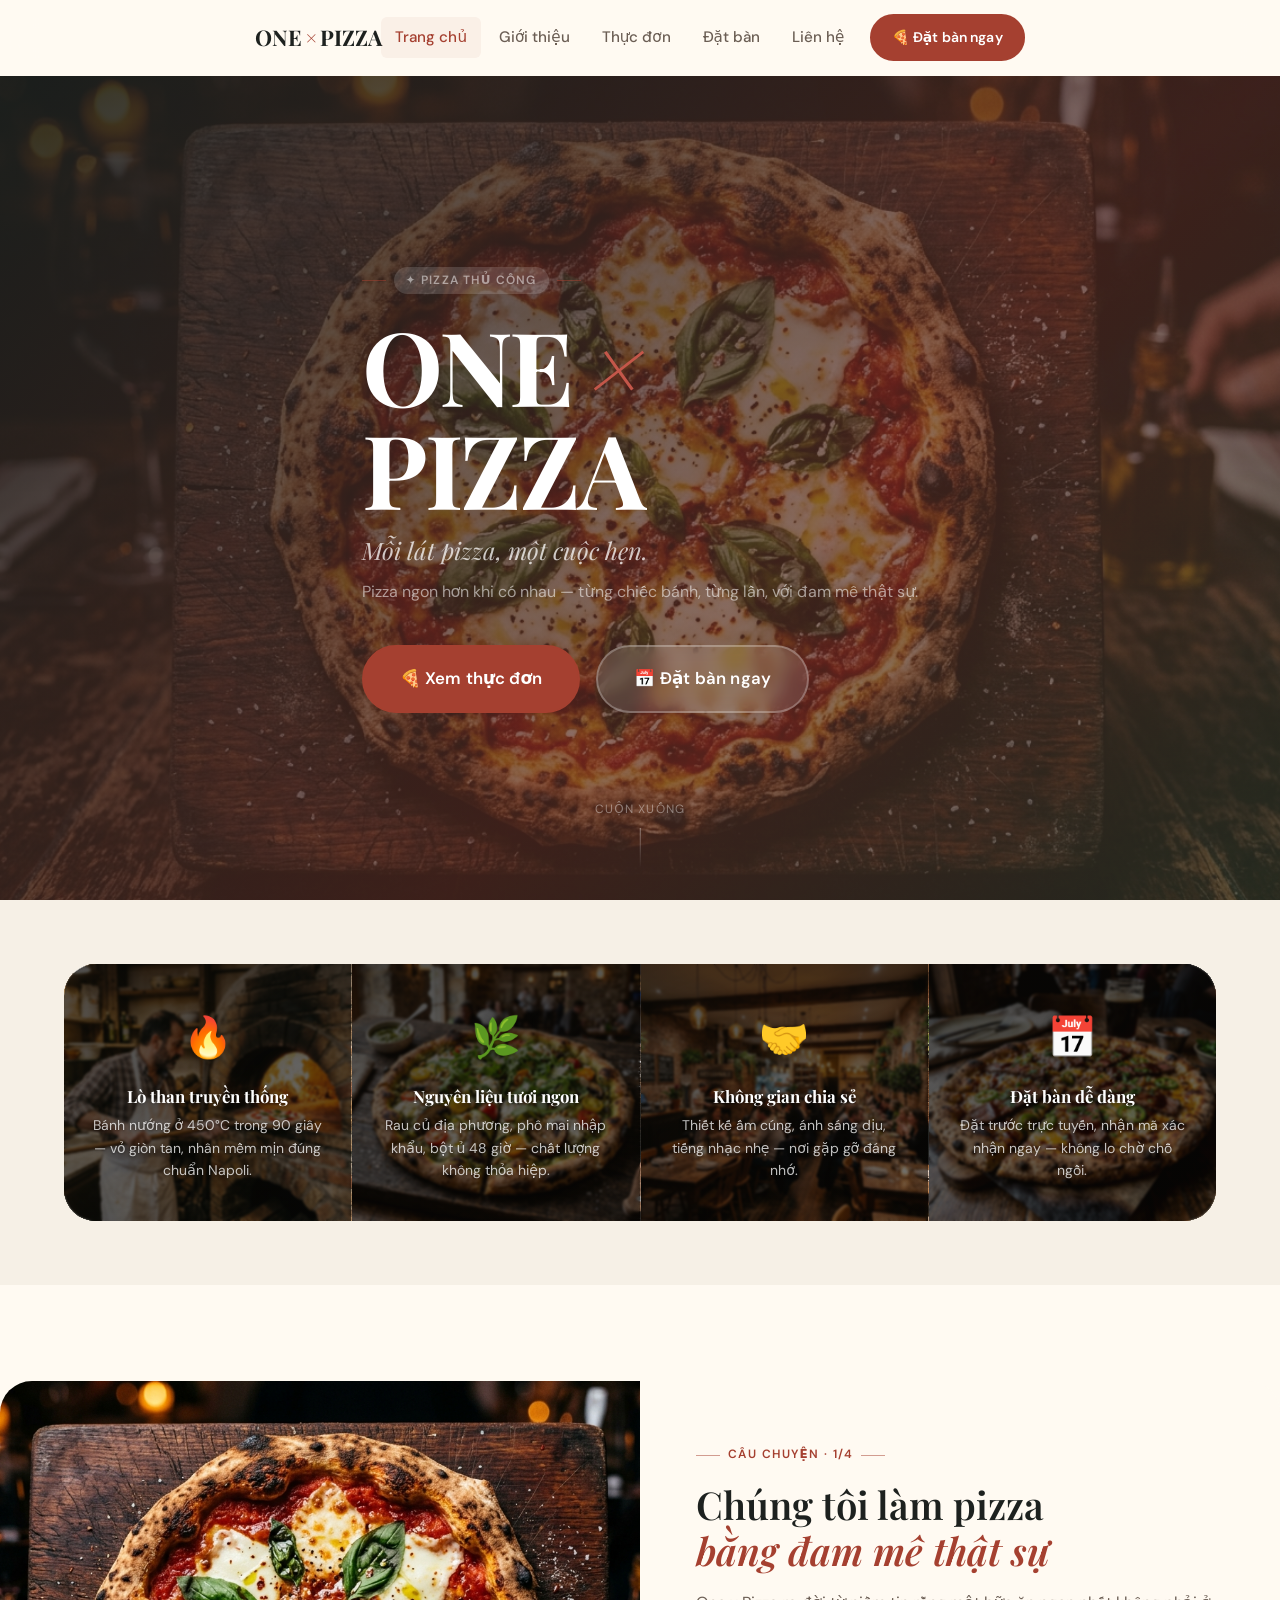
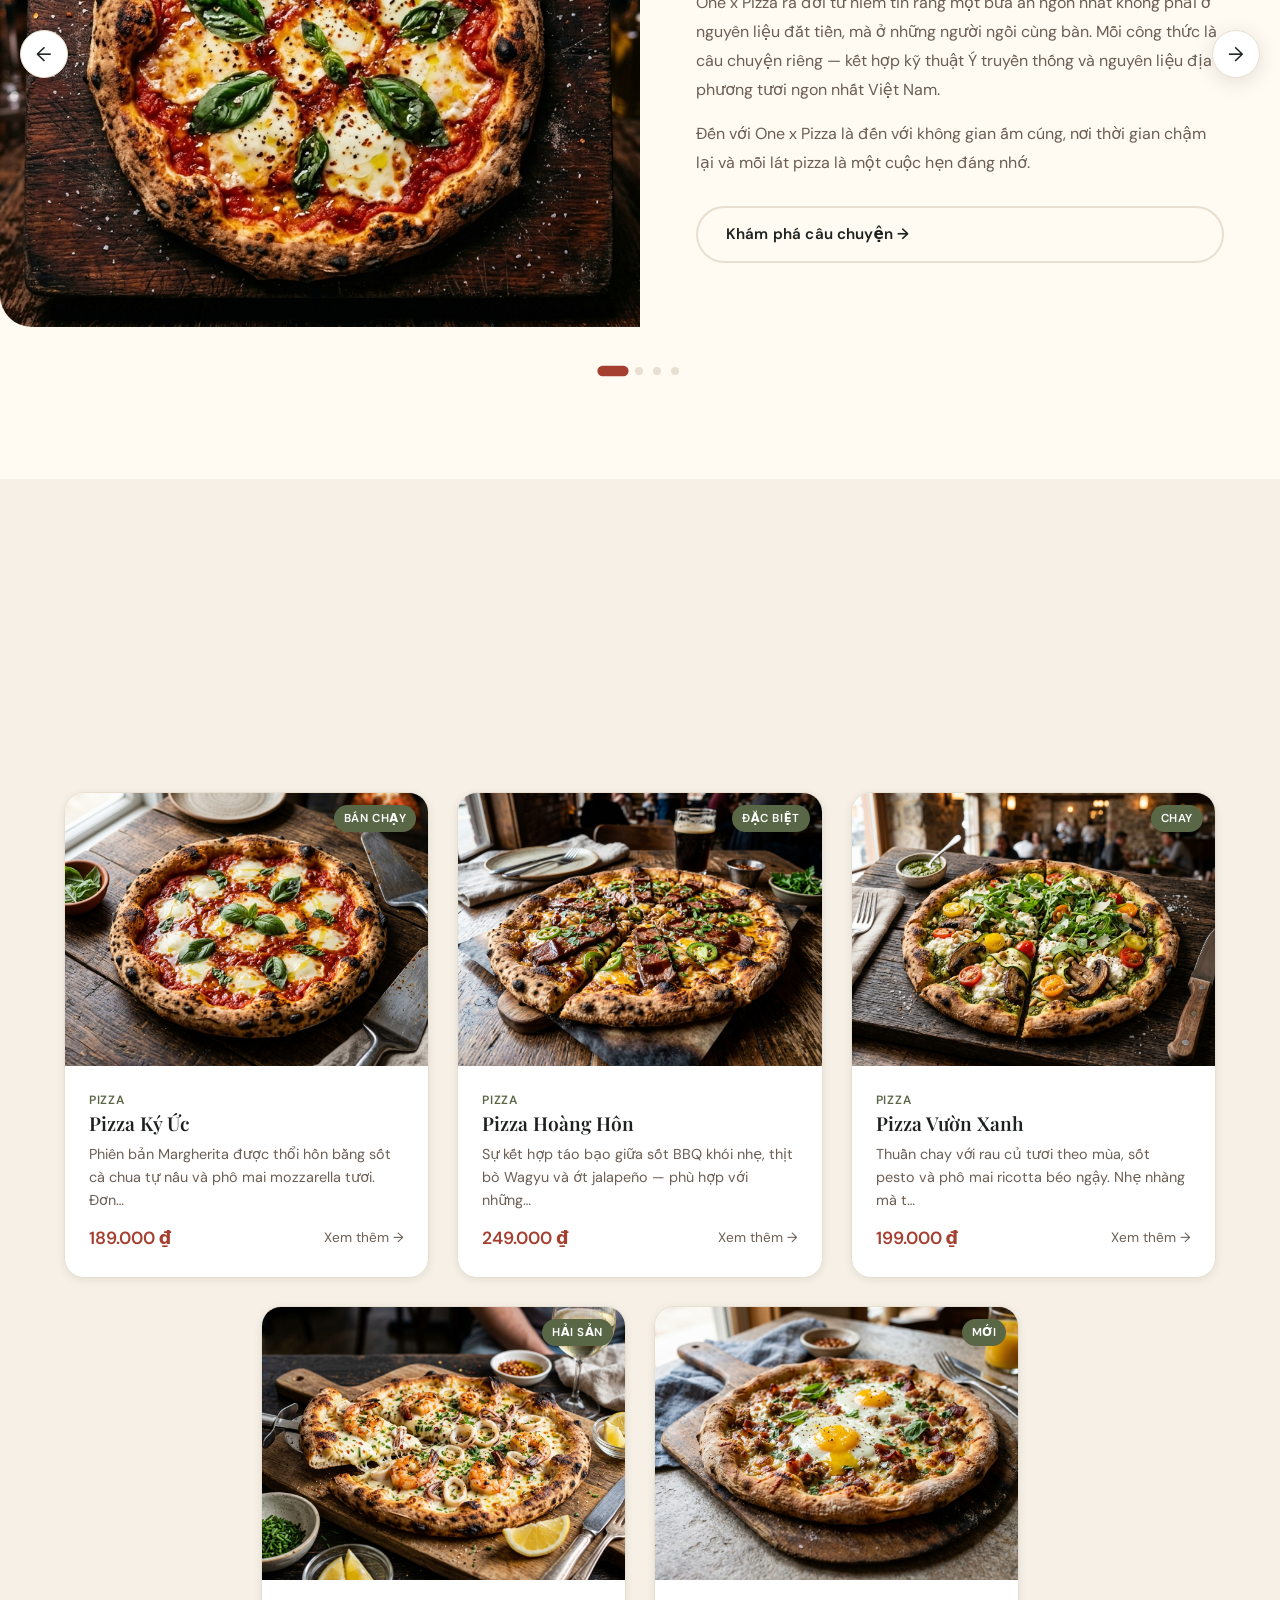
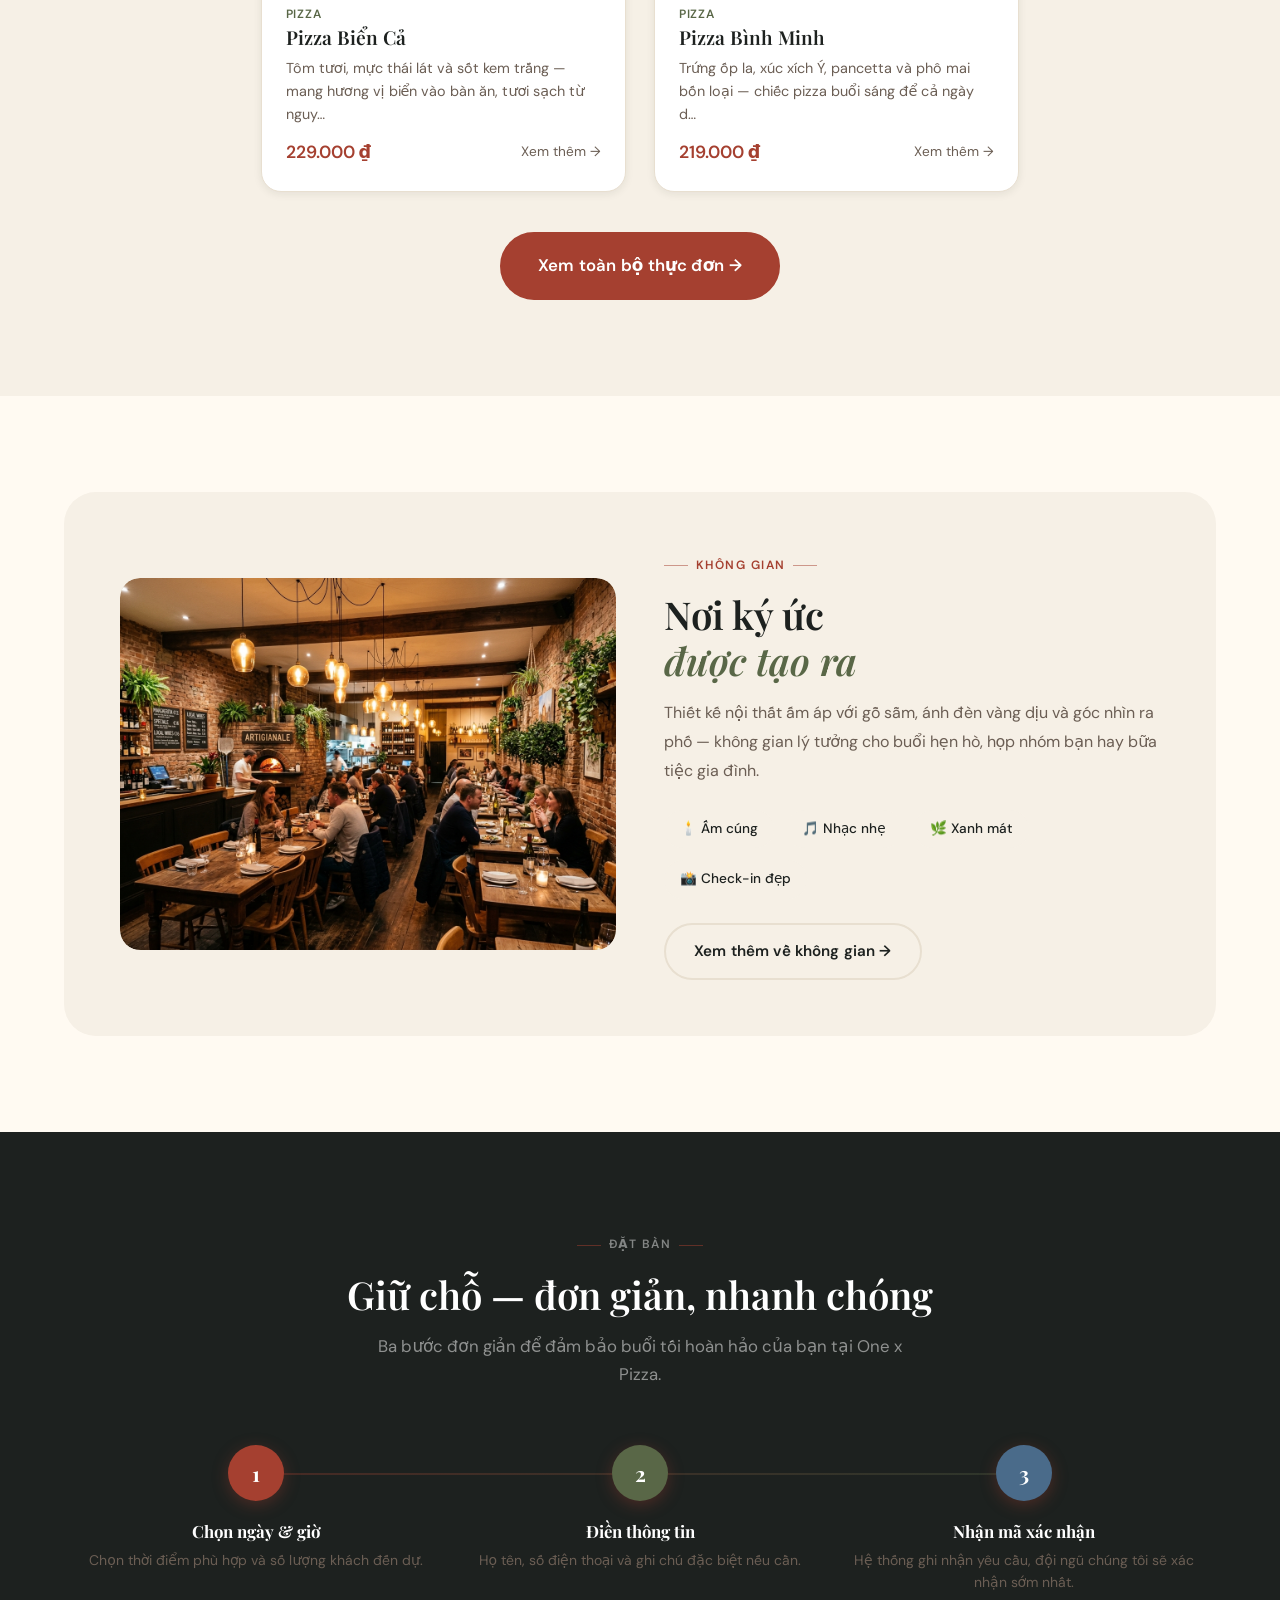
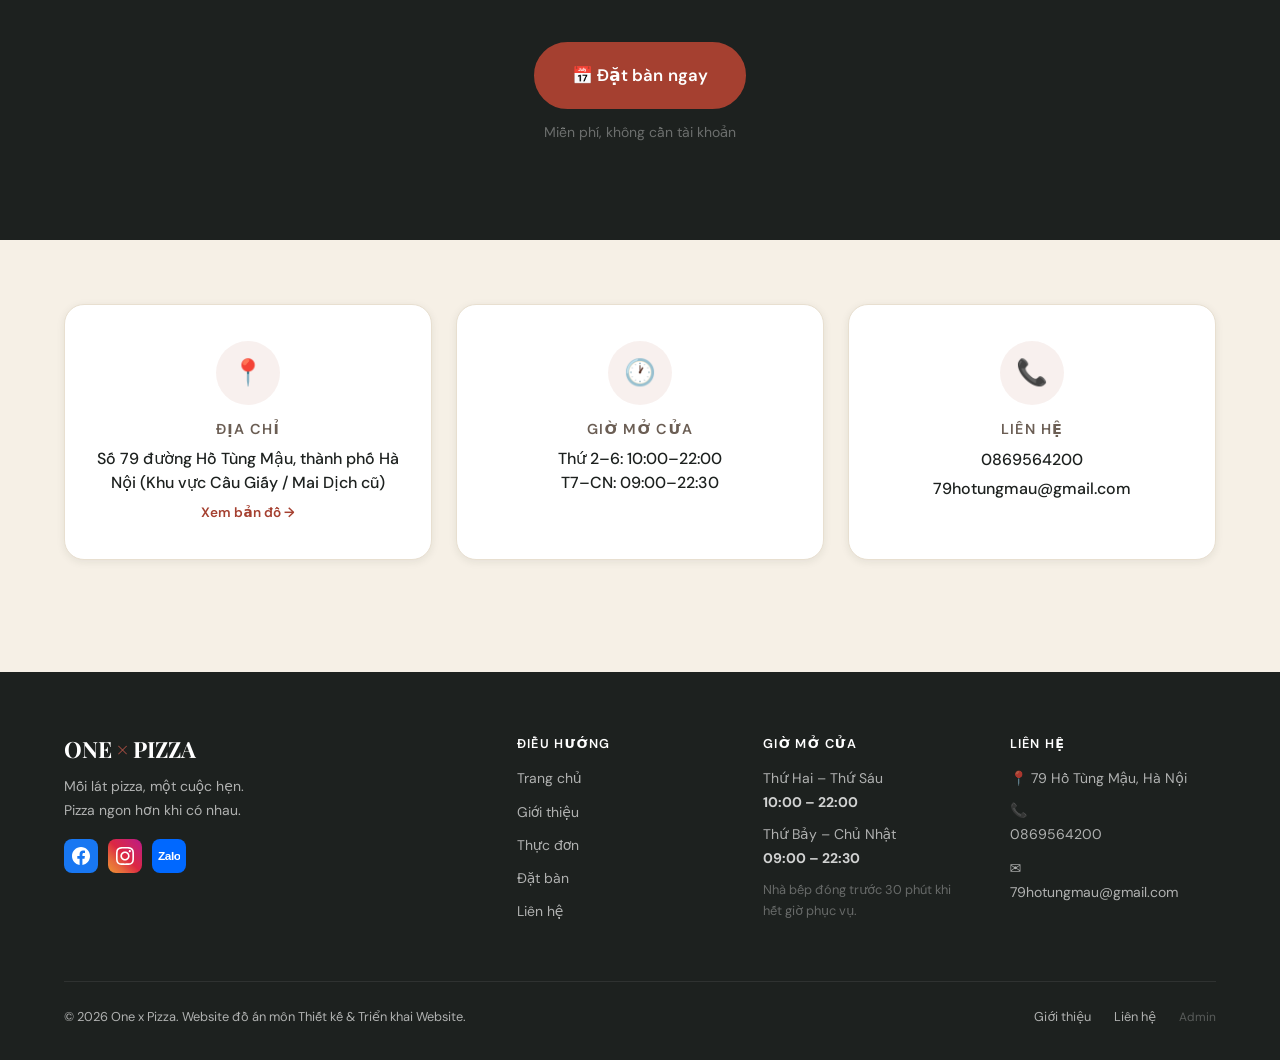
<file: index.html>
<!DOCTYPE html>
<html lang="vi">

<head>
  <meta charset="UTF-8">
  <meta name="viewport" content="width=device-width, initial-scale=1.0">
  <title>ONE × PIZZA — Mỗi lát pizza, một cuộc hẹn</title>
  <meta name="description"
    content="One x Pizza — nhà hàng pizza thủ công, hiện đại, ấm cúng. Đặt bàn trải nghiệm không gian chia sẻ và những chiếc pizza được làm với đam mê thật sự.">
  <link rel="stylesheet" href="css/style.css">
</head>

<body>
  <!-- Navigation injected by nav.js -->
  <div id="nav-placeholder"></div>

  <main class="page-main">

    <!-- ═══ HERO ═══════════════════════════════════════════ -->
    <section class="hero" id="hero" aria-label="Giới thiệu thương hiệu">
      <div class="hero-bg" style="background-image:url('images/hero-pizza.png')"></div>
      <div class="hero-overlay"></div>
      <div class="container">
        <div class="hero-content">
          <div class="section-label" style="color:rgba(255,255,255,.5);margin-bottom:20px">
            <span style="background:rgba(255,255,255,.15);padding:4px 12px;border-radius:50px;letter-spacing:.1em">✦
              PIZZA THỦ CÔNG</span>
          </div>
          <h1 class="hero-wordmark">ONE <span class="x">×</span><br>PIZZA</h1>
          <p class="hero-tagline">Mỗi lát pizza, một cuộc hẹn.</p>
          <p class="hero-sub">Pizza ngon hơn khi có nhau — từng chiếc bánh, từng lần, với đam mê thật sự.</p>
          <div class="hero-actions">
            <a href="thuc-don.html" class="btn btn-primary btn-lg" id="hero-cta-menu">
              🍕 Xem thực đơn
            </a>
            <a href="dat-ban.html" class="btn btn-lg"
              style="background:rgba(255,255,255,.12);color:#fff;border-color:rgba(255,255,255,.25);backdrop-filter:blur(8px);"
              id="hero-cta-book">
              📅 Đặt bàn ngay
            </a>
          </div>
        </div>
      </div>
      <div class="hero-scroll" aria-hidden="true">
        <span>CUỘN XUỐNG</span>
        <div class="hero-scroll-line"></div>
      </div>
    </section>

    <!-- ═══ FEATURE STRIP ══════════════════════════════════ -->
    <section class="section--sm" style="background:var(--cream)">
      <div class="container">
        <div class="feature-strip fade-up">
          <div class="feature-item" style="background-image:url('images/space/restaurant-oven.jpg')">
            <div class="feature-item__overlay"></div>
            <div class="feature-item__content">
              <span class="feature-icon">🔥</span>
              <h3>Lò than truyền thống</h3>
              <p>Bánh nướng ở 450°C trong 90 giây — vỏ giòn tan, nhân mềm mịn đúng chuẩn Napoli.</p>
            </div>
          </div>
          <div class="feature-item" style="background-image:url('images/menu/pizza-vuon-xanh.jpg')">
            <div class="feature-item__overlay"></div>
            <div class="feature-item__content">
              <span class="feature-icon">🌿</span>
              <h3>Nguyên liệu tươi ngon</h3>
              <p>Rau củ địa phương, phô mai nhập khẩu, bột ủ 48 giờ — chất lượng không thỏa hiệp.</p>
            </div>
          </div>
          <div class="feature-item" style="background-image:url('images/space/restaurant-interior.jpg')">
            <div class="feature-item__overlay"></div>
            <div class="feature-item__content">
              <span class="feature-icon">🤝</span>
              <h3>Không gian chia sẻ</h3>
              <p>Thiết kế ấm cúng, ánh sáng dịu, tiếng nhạc nhẹ — nơi gặp gỡ đáng nhớ.</p>
            </div>
          </div>
          <div class="feature-item" style="background-image:url('images/menu/pizza-hoang-hon.jpg')">
            <div class="feature-item__overlay"></div>
            <div class="feature-item__content">
              <span class="feature-icon">📅</span>
              <h3>Đặt bàn dễ dàng</h3>
              <p>Đặt trước trực tuyến, nhận mã xác nhận ngay — không lo chờ chỗ ngồi.</p>
            </div>
          </div>
        </div>
      </div>
    </section>

    <!-- ═══ ABOUT TEASER — Story Carousel ══════════════════ -->
    <section class="section" id="about-teaser">
      <!-- Dùng story-container riêng — KHÔNG dùng .container để thoát max-width 1200px -->
      <div class="story-container">

        <!-- Carousel wrapper -->
        <div class="story-carousel-wrap fade-up">
          <div class="story-carousel" id="story-carousel">

            <!-- Slide 1: Khởi đầu -->
            <article class="story-card">
              <div class="story-card__img">
                <img src="images/hero-pizza.png" alt="Pizza thủ công One x Pizza">
              </div>
              <div class="story-card__text">
                <span class="section-label">Câu chuyện · 1/4</span>
                <h2 class="heading-1" style="margin-bottom:16px">Chúng tôi làm pizza<br>
                  <em style="color:var(--red);font-style:italic">bằng đam mê thật sự</em>
                </h2>
                <p style="color:var(--text-muted);line-height:1.8;margin-bottom:16px">
                  One x Pizza ra đời từ niềm tin rằng một bữa ăn ngon nhất không phải ở nguyên liệu đắt tiền,
                  mà ở những người ngồi cùng bàn. Mỗi công thức là câu chuyện riêng — kết hợp kỹ thuật Ý
                  truyền thống và nguyên liệu địa phương tươi ngon nhất Việt Nam.
                </p>
                <p style="color:var(--text-muted);line-height:1.8;margin-bottom:28px">
                  Đến với One x Pizza là đến với không gian ấm cúng, nơi thời gian chậm lại
                  và mỗi lát pizza là một cuộc hẹn đáng nhớ.
                </p>
                <a href="gioi-thieu.html" class="btn btn-outline" id="about-cta">
                  Khám phá câu chuyện →
                </a>
              </div>
            </article>

            <!-- Slide 2: Lò than -->
            <article class="story-card">
              <div class="story-card__img">
                <img src="images/space/restaurant-oven.jpg" alt="Lò than truyền thống">
              </div>
              <div class="story-card__text">
                <span class="section-label">Nghề thủ công · 2/4</span>
                <h2 class="heading-1" style="margin-bottom:16px">Lò than 450°C —<br>
                  <em style="color:var(--red);font-style:italic">linh hồn của bánh</em>
                </h2>
                <p style="color:var(--text-muted);line-height:1.8;margin-bottom:16px">
                  Mỗi chiếc pizza được nướng trong đúng 90 giây ở nhiệt độ cực cao.
                  Lửa thật, nhiệt thật — vỏ bánh giòn rụm từng lớp, nhân mềm mịn đúng chuẩn Napoli truyền thống.
                </p>
                <p style="color:var(--text-muted);line-height:1.8;margin-bottom:28px">
                  Không lò điện, không cắt góc. Chúng tôi giữ nguyên phương pháp thủ công từ thế kỷ trước
                  vì tin rằng đó là cách duy nhất để tạo ra một chiếc pizza thực sự hoàn hảo.
                </p>
                <a href="gioi-thieu.html" class="btn btn-outline">
                  Tìm hiểu kỹ thuật →
                </a>
              </div>
            </article>

            <!-- Slide 3: Nguyên liệu -->
            <article class="story-card">
              <div class="story-card__img">
                <img src="images/menu/pizza-vuon-xanh.jpg" alt="Nguyên liệu tươi ngon">
              </div>
              <div class="story-card__text">
                <span class="section-label">Nguyên liệu · 3/4</span>
                <h2 class="heading-1" style="margin-bottom:16px">Tươi từ vườn —<br>
                  <em style="color:var(--red);font-style:italic">đến tận bàn ăn</em>
                </h2>
                <p style="color:var(--text-muted);line-height:1.8;margin-bottom:16px">
                  Rau củ địa phương thu hoạch mỗi sáng, phô mai nhập khẩu chính hãng, bột ủ 48 giờ —
                  chúng tôi không bao giờ thỏa hiệp về chất lượng nguyên liệu.
                </p>
                <p style="color:var(--text-muted);line-height:1.8;margin-bottom:28px">
                  Mỗi topping được chọn lọc kỹ càng, mỗi công thức được kiểm tra hàng trăm lần
                  trước khi có mặt trên thực đơn. Chất lượng là cam kết, không phải lời hứa.
                </p>
                <a href="thuc-don.html" class="btn btn-outline">
                  Xem thực đơn →
                </a>
              </div>
            </article>

            <!-- Slide 4: Không gian -->
            <article class="story-card">
              <div class="story-card__img">
                <img src="images/space/restaurant-interior.jpg" alt="Không gian nhà hàng">
              </div>
              <div class="story-card__text">
                <span class="section-label">Không gian · 4/4</span>
                <h2 class="heading-1" style="margin-bottom:16px">Nơi ký ức<br>
                  <em style="color:var(--olive);font-style:italic">được tạo ra</em>
                </h2>
                <p style="color:var(--text-muted);line-height:1.8;margin-bottom:16px">
                  Thiết kế nội thất ấm áp với gỗ sẫm, ánh đèn vàng dịu và góc nhìn ra phố —
                  không gian lý tưởng cho buổi hẹn hò, họp nhóm bạn hay bữa tiệc gia đình.
                </p>
                <p style="color:var(--text-muted);line-height:1.8;margin-bottom:28px">
                  Âm nhạc nhẹ nhàng, ghế ngồi thoải mái và đội ngũ phục vụ tận tâm —
                  mỗi chi tiết tại One x Pizza đều được chăm chút để bữa ăn của bạn trở nên đáng nhớ.
                </p>
                <a href="gioi-thieu.html#space" class="btn btn-outline">
                  Xem không gian →
                </a>
              </div>
            </article>

          </div><!-- /.story-carousel -->


          <!-- Nav buttons -->
          <button class="story-nav story-nav--prev" id="story-prev" aria-label="Trước">&#8592;</button>
          <button class="story-nav story-nav--next" id="story-next" aria-label="Tiếp">&#8594;</button>
        </div><!-- /.story-carousel-wrap -->

        <!-- Dots -->
        <div class="story-dots" id="story-dots">
          <span class="story-dot active" data-idx="0"></span>
          <span class="story-dot" data-idx="1"></span>
          <span class="story-dot" data-idx="2"></span>
          <span class="story-dot" data-idx="3"></span>
        </div>
      </div><!-- /.story-container -->

      <script>
        (function(){
          const carousel = document.getElementById('story-carousel');
          const dots = document.querySelectorAll('.story-dot');
          const prev = document.getElementById('story-prev');
          const next = document.getElementById('story-next');
          let current = 0;
          const total = 4;

          function goTo(idx) {
            current = (idx + total) % total;
            const card = carousel.querySelectorAll('.story-card')[current];
            card.scrollIntoView({ behavior: 'smooth', block: 'nearest', inline: 'start' });
            dots.forEach((d, i) => d.classList.toggle('active', i === current));
          }

          prev.addEventListener('click', () => goTo(current - 1));
          next.addEventListener('click', () => goTo(current + 1));
          dots.forEach(d => d.addEventListener('click', () => goTo(+d.dataset.idx)));

          let scrollTimer;
          carousel.addEventListener('scroll', () => {
            clearTimeout(scrollTimer);
            scrollTimer = setTimeout(() => {
              const w = carousel.offsetWidth;
              current = Math.round(carousel.scrollLeft / w);
              dots.forEach((d, i) => d.classList.toggle('active', i === current));
            }, 80);
          });
        })();
      </script>
    </section>


    <!-- ═══ MENU TEASER ════════════════════════════════════ -->
    <section class="section" style="background:var(--cream)" id="menu-teaser">
      <div class="container">
        <div class="section-header fade-up">
          <span class="section-label">Thực đơn</span>
          <h2 class="heading-1">Lựa chọn của bạn hôm nay</h2>
          <p>Từ pizza cổ điển đến những biến tấu độc đáo — luôn có điều gì đó mới để khám phá.</p>
        </div>

        <div class="menu-teaser-grid-5" id="menu-teaser-grid">
        </div>

        <div style="text-align:center;margin-top:40px" class="fade-up">
          <a href="thuc-don.html" class="btn btn-primary btn-lg" id="menu-cta">
            Xem toàn bộ thực đơn →
          </a>
        </div>
      </div>
    </section>

    <!-- ═══ SPACE / EXPERIENCE ════════════════════════════ -->
    <section class="section" id="space-teaser">
      <div class="container">
        <div class="teaser-block teaser-block--reverse fade-up">
          <div class="teaser-block__text">
            <span class="section-label">Không gian</span>
            <h2 class="heading-1" style="margin-bottom:16px">Nơi ký ức<br><em
                style="color:var(--olive);font-style:italic">được tạo ra</em></h2>
            <p style="color:var(--text-muted);line-height:1.8;margin-bottom:16px">
              Thiết kế nội thất ấm áp với gỗ sẫm, ánh đèn vàng dịu và góc nhìn ra phố —
              không gian lý tưởng cho buổi hẹn hò, họp nhóm bạn hay bữa tiệc gia đình.
            </p>
            <div class="story-values">
              <span class="value-pill">🕯️ Ấm cúng</span>
              <span class="value-pill">🎵 Nhạc nhẹ</span>
              <span class="value-pill">🌿 Xanh mát</span>
              <span class="value-pill">📸 Check-in đẹp</span>
            </div>
            <div style="margin-top:24px">
              <a href="gioi-thieu.html#space" class="btn btn-outline" id="space-cta">
                Xem thêm về không gian →
              </a>
            </div>
          </div>
          <div class="teaser-block__visual" style="padding:0;overflow:hidden">
            <img src="images/space/restaurant-interior.jpg" alt="Không gian nhà hàng One x Pizza"
              style="width:100%;height:100%;object-fit:cover;border-radius:var(--radius-lg)">
          </div>
        </div>
      </div>
    </section>

    <!-- ═══ BOOKING TEASER ════════════════════════════════ -->
    <section class="section" style="background:var(--dark)" id="booking-teaser">
      <div class="container">
        <div class="section-header fade-up">
          <span class="section-label" style="color:rgba(255,255,255,.45)">Đặt bàn</span>
          <h2 class="heading-1" style="color:var(--white)">Giữ chỗ — đơn giản, nhanh chóng</h2>
          <p style="color:rgba(255,255,255,.5)">
            Ba bước đơn giản để đảm bảo buổi tối hoàn hảo của bạn tại One x Pizza.
          </p>
        </div>

        <div class="steps fade-up" id="booking-steps">
          <div class="step">
            <div class="step-num">1</div>
            <h3 style="color:var(--white)">Chọn ngày & giờ</h3>
            <p>Chọn thời điểm phù hợp và số lượng khách đến dự.</p>
          </div>
          <div class="step">
            <div class="step-num" style="background:var(--olive)">2</div>
            <h3 style="color:var(--white)">Điền thông tin</h3>
            <p>Họ tên, số điện thoại và ghi chú đặc biệt nếu cần.</p>
          </div>
          <div class="step">
            <div class="step-num" style="background:#4A6B8A">3</div>
            <h3 style="color:var(--white)">Nhận mã xác nhận</h3>
            <p>Hệ thống ghi nhận yêu cầu, đội ngũ chúng tôi sẽ xác nhận sớm nhất.</p>
          </div>
        </div>

        <div style="text-align:center;margin-top:48px" class="fade-up">
          <a href="dat-ban.html" class="btn btn-primary btn-lg" id="booking-cta">
            📅 Đặt bàn ngay
          </a>
          <p style="color:rgba(255,255,255,.35);margin-top:12px;font-size:.875rem">
            Miễn phí, không cần tài khoản
          </p>
        </div>
      </div>
    </section>

    <!-- ═══ CONTACT STRIP ══════════════════════════════════ -->
    <section class="section--sm" style="background:var(--cream)" id="contact-strip">
      <div class="container">
        <div class="contact-card-grid fade-up">
          <div class="contact-card">
            <div class="contact-card-icon">📍</div>
            <h3>Địa chỉ</h3>
            <p id="footer-address">Số 79 đường Hồ Tùng Mậu, thành phố Hà Nội (Khu vực Cầu Giấy / Mai Dịch cũ)</p>
            <a href="gioi-thieu.html#map"
              style="color:var(--red);font-size:.85rem;font-weight:600;display:block;margin-top:8px">Xem bản đồ →</a>
          </div>
          <div class="contact-card">
            <div class="contact-card-icon">🕐</div>
            <h3>Giờ mở cửa</h3>
            <p>Thứ 2–6: 10:00–22:00</p>
            <p>T7–CN: 09:00–22:30</p>
          </div>
          <div class="contact-card">
            <div class="contact-card-icon">📞</div>
            <h3>Liên hệ</h3>
            <a href="tel:0869564200">0869564200</a>
            <a href="mailto:79hotungmau@gmail.com" style="display:block;margin-top:4px">79hotungmau@gmail.com</a>
          </div>
        </div>
      </div>
    </section>

  </main>

  <div id="footer-placeholder"></div>

  <script src="js/data.js"></script>
  <script src="js/db.js"></script>
  <script src="js/nav.js"></script>
  <script>
    // ── Render menu teaser cards ────────────────────────
    document.addEventListener('DOMContentLoaded', function () {
      const featured = MENU_ITEMS.filter(i => i.featured && i.available).slice(0, 5);
      const grid = document.getElementById('menu-teaser-grid');
      if (!grid) return;

      const cards = featured.map((item, idx) => {
        const cat = getCategoryById(item.categoryId);
        const delay = idx > 0 ? ` delay-${idx}` : '';
        return `
          <article class="card menu-card fade-up${delay}" onclick="location.href='thuc-don.html'" style="cursor:pointer">
            ${item.tag ? `<span class="menu-badge">${item.tag}</span>` : ''}
            <div class="card-img">
              <img src="${item.image}" alt="${item.name}" loading="lazy" onerror="this.style.display='none';this.nextElementSibling.style.display='block'">
              <span style="display:none;font-size:4rem">${item.emoji}</span>
            </div>
            <div class="card-body">
              <span class="menu-category-tag">${cat ? cat.name : ''}</span>
              <h3 class="card-title">${item.name}</h3>
              <p class="card-desc">${item.description.substring(0, 90)}…</p>
              <div class="menu-card-footer">
                <span class="card-price">${formatPrice(item.price)}</span>
                <span style="color:var(--text-muted);font-size:.85rem">Xem thêm →</span>
              </div>
            </div>
          </article>`;
      }).join('');

      grid.innerHTML = cards;
      // Re-init scroll animations to observe newly injected cards
      if (typeof initScrollAnimations === 'function') initScrollAnimations();
      // Fallback: force-show cards already in viewport after paint
      setTimeout(() => {
        grid.querySelectorAll('.fade-up').forEach(el => {
          const rect = el.getBoundingClientRect();
          if (rect.top < window.innerHeight) el.classList.add('visible');
        });
      }, 100);
    });
  </script>
</body>

</html>
</file>
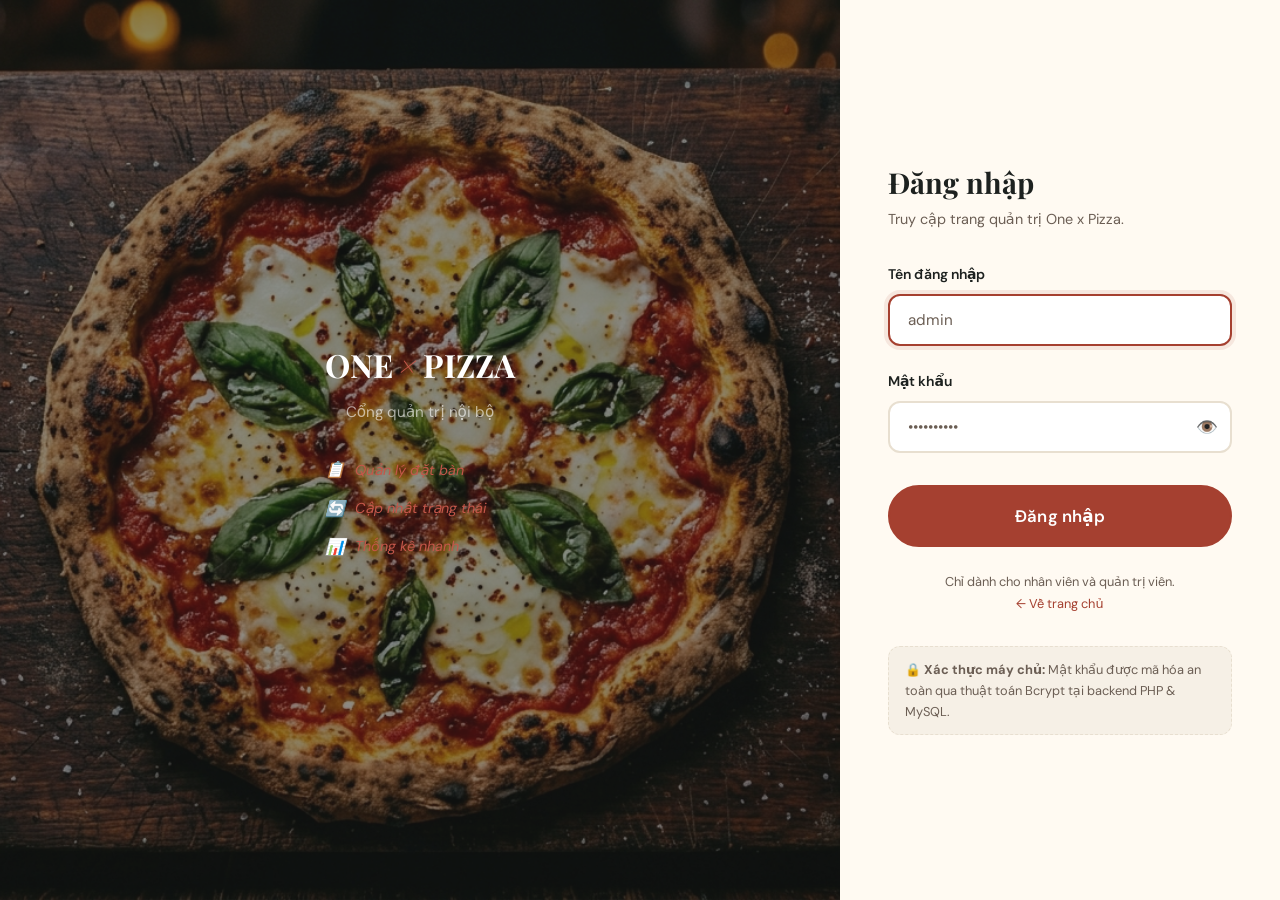
<file: admin/index.html>
<!DOCTYPE html>
<html lang="vi">
<head>
  <meta charset="UTF-8">
  <meta name="viewport" content="width=device-width, initial-scale=1.0">
  <title>Đăng nhập Quản trị — ONE × PIZZA</title>
  <meta name="robots" content="noindex, nofollow">
  <link rel="stylesheet" href="../css/style.css">
  <style>
    body { margin: 0; }
    .shake {
      animation: shake .4s ease;
    }
    @keyframes shake {
      0%,100% { transform: translateX(0); }
      20%,60%  { transform: translateX(-8px); }
      40%,80%  { transform: translateX(8px); }
    }
    .login-logo {
      font-family: var(--font-display);
      font-size: 2rem;
      font-weight: 700;
      color: var(--white);
      text-align: center;
      margin-bottom: 8px;
    }
    .login-logo span { color: #C4574A; font-style: italic; }
    .pass-wrapper { position: relative; }
    .pass-toggle {
      position: absolute;
      right: 14px;
      top: 50%;
      transform: translateY(-50%);
      background: none;
      border: none;
      cursor: pointer;
      font-size: 1.1rem;
      color: var(--text-muted);
      padding: 0;
    }
  </style>
</head>
<body>
  <div class="login-page">

    <!-- Left visual panel -->
    <div class="login-visual">
      <div class="login-visual-text">
        <div class="login-logo">ONE <span>×</span> PIZZA</div>
        <p style="color:rgba(255,255,255,.6);font-size:.95rem">Cổng quản trị nội bộ</p>
        <div style="margin-top:32px;display:flex;flex-direction:column;gap:12px;text-align:left;max-width:260px">
          <div style="display:flex;gap:10px;align-items:center;color:rgba(255,255,255,.7)">
            <span>📋</span>
            <span style="font-size:.9rem">Quản lý đặt bàn</span>
          </div>
          <div style="display:flex;gap:10px;align-items:center;color:rgba(255,255,255,.7)">
            <span>🔄</span>
            <span style="font-size:.9rem">Cập nhật trạng thái</span>
          </div>
          <div style="display:flex;gap:10px;align-items:center;color:rgba(255,255,255,.7)">
            <span>📊</span>
            <span style="font-size:.9rem">Thống kê nhanh</span>
          </div>
        </div>
      </div>
    </div>

    <!-- Right login box -->
    <div class="login-box">
      <div class="login-inner">
        <h2>Đăng nhập</h2>
        <p>Truy cập trang quản trị One x Pizza.</p>

        <div class="alert alert-error" id="login-error" role="alert">
          <span>⚠️</span>
          <span>Tên đăng nhập hoặc mật khẩu không đúng. Thử lại.</span>
        </div>

        <form id="login-form" novalidate>
          <div class="form-group">
            <label class="form-label" for="username">Tên đăng nhập</label>
            <input type="text" class="form-control" id="username"
                   name="username" placeholder="admin"
                   autocomplete="username" required autofocus>
          </div>

          <div class="form-group">
            <label class="form-label" for="password">Mật khẩu</label>
            <div class="pass-wrapper">
              <input type="password" class="form-control" id="password"
                     name="password" placeholder="••••••••••"
                     autocomplete="current-password" required>
              <button type="button" class="pass-toggle" id="pass-toggle"
                      aria-label="Hiện/ẩn mật khẩu" title="Hiện/ẩn mật khẩu">👁️</button>
            </div>
          </div>

          <button type="submit" class="btn btn-primary btn-lg" id="login-btn"
                  style="width:100%;justify-content:center;margin-top:8px">
            <span id="login-text">Đăng nhập</span>
            <span id="login-loading" style="display:none">⏳ Đang kiểm tra…</span>
          </button>
        </form>

        <p style="text-align:center;margin-top:24px;font-size:.8rem;color:var(--text-muted)">
          Chỉ dành cho nhân viên và quản trị viên.<br>
          <a href="../index.html" style="color:var(--red)">← Về trang chủ</a>
        </p>

        <!-- Hướng dẫn bảo mật -->
        <div style="background:var(--cream);border-radius:var(--radius-md);padding:12px 16px;margin-top:16px;font-size:.8rem;color:var(--text-muted);border:1px dashed var(--border)">
          🔒 <strong>Xác thực máy chủ:</strong> Mật khẩu được mã hóa an toàn qua thuật toán Bcrypt tại backend PHP &amp; MySQL.
        </div>
      </div>
    </div>
  </div>

  <script src="../js/data.js"></script>
  <script src="../js/db.js"></script>
  <script>
    document.addEventListener('DOMContentLoaded', async function () {
      // Kiểm tra phiên đăng nhập với máy chủ
      if (adminIsLoggedIn()) {
        const isValid = await apiAdminVerifySession();
        if (isValid) {
          location.href = 'dashboard.html';
          return;
        } else {
          adminClearSession();
        }
      }

      const form       = document.getElementById('login-form');
      const errEl      = document.getElementById('login-error');
      const passEl     = document.getElementById('password');
      const passToggle = document.getElementById('pass-toggle');
      const loginBtn   = document.getElementById('login-btn');

      // Hiện / ẩn mật khẩu
      passToggle.addEventListener('click', function () {
        const show = passEl.type === 'password';
        passEl.type = show ? 'text' : 'password';
        passToggle.textContent = show ? '🙈' : '👁️';
      });

      form.addEventListener('submit', async function (e) {
        e.preventDefault();
        const username = document.getElementById('username').value.trim();
        const password = passEl.value;

        if (!username || !password) {
          errEl.querySelector('span:last-child').textContent = 'Vui lòng nhập đầy đủ tên đăng nhập và mật khẩu.';
          errEl.classList.add('show');
          return;
        }

        loginBtn.disabled = true;
        document.getElementById('login-text').style.display = 'none';
        document.getElementById('login-loading').style.display = '';
        errEl.classList.remove('show');

        try {
          await apiAdminLogin(username, password);
          location.href = 'dashboard.html';
        } catch (error) {
          console.error('Login error:', error);
          errEl.querySelector('span:last-child').textContent = error.message || 'Tên đăng nhập hoặc mật khẩu không đúng.';
          errEl.classList.add('show');
          form.classList.add('shake');
          setTimeout(() => form.classList.remove('shake'), 400);

          loginBtn.disabled = false;
          document.getElementById('login-text').style.display = '';
          document.getElementById('login-loading').style.display = 'none';
          passEl.value = '';
          passEl.focus();
        }
      });
    });
  </script>
</body>
</html>
</file>
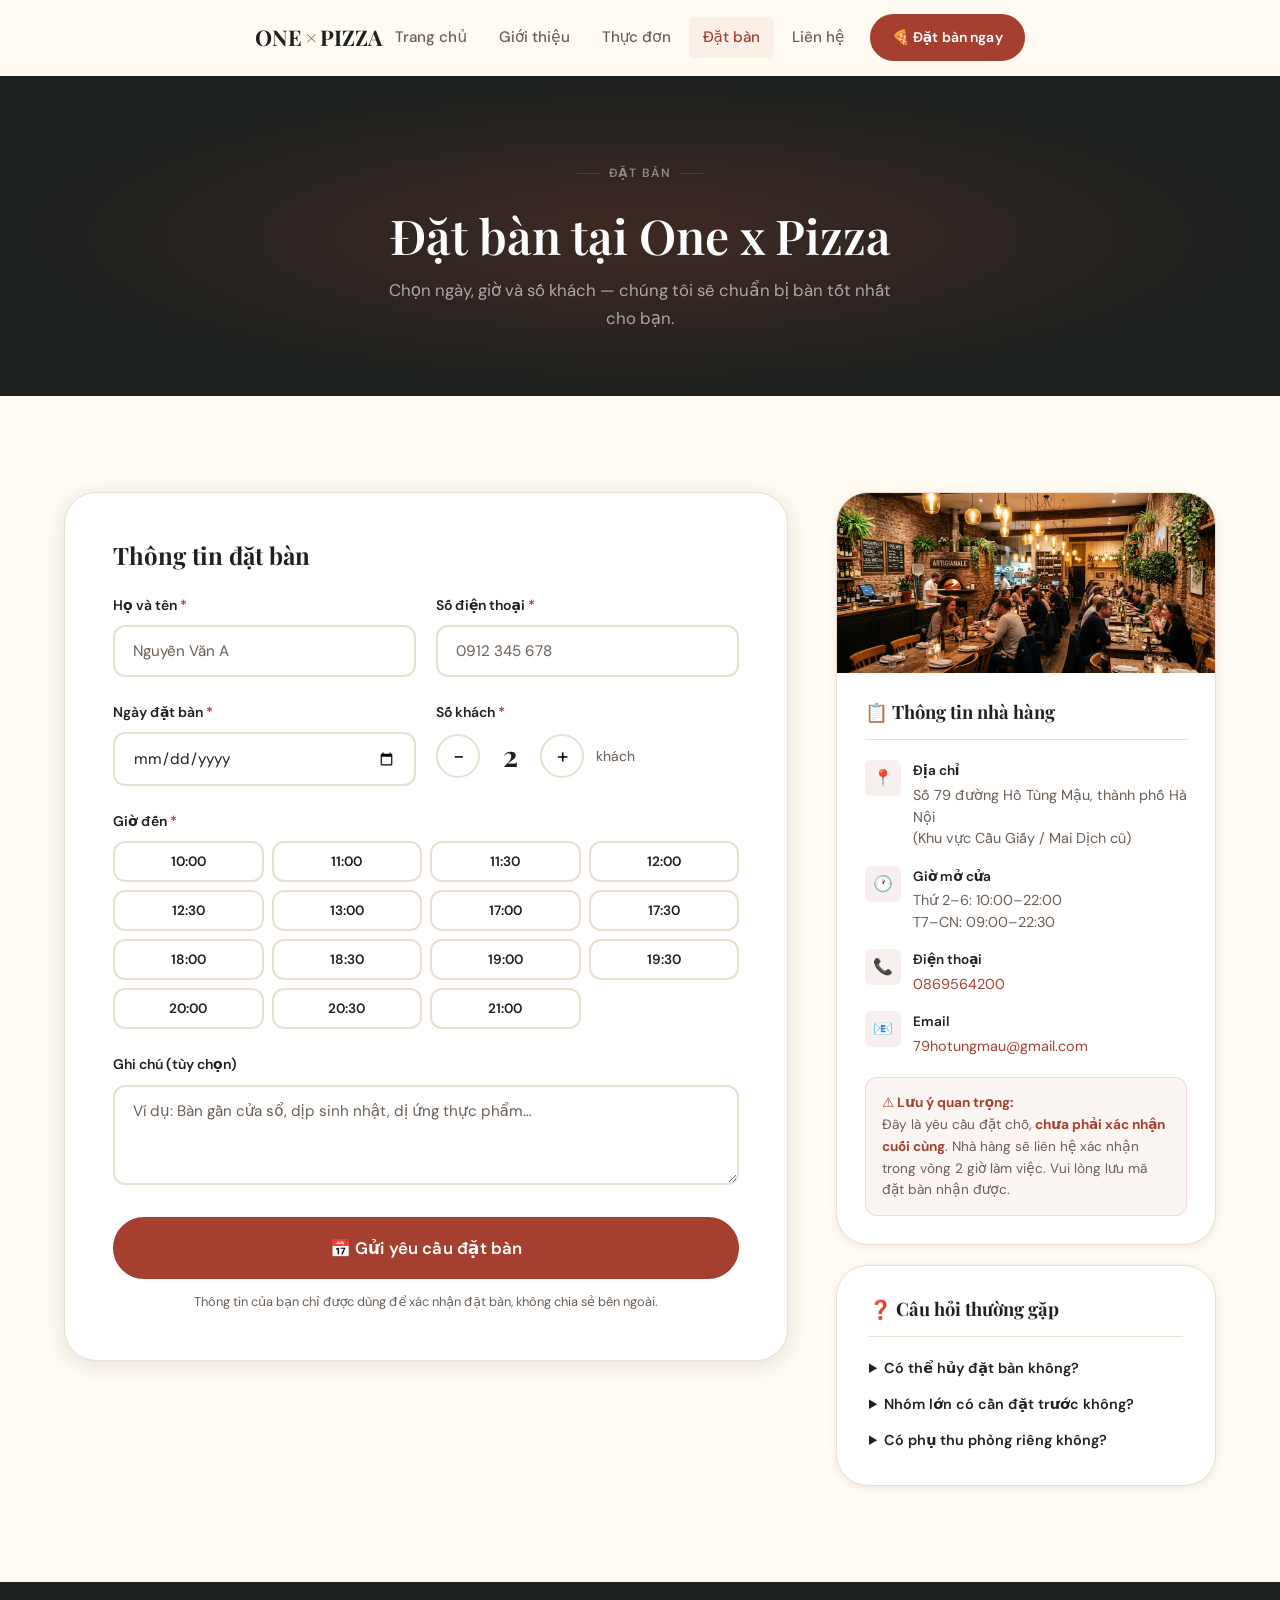
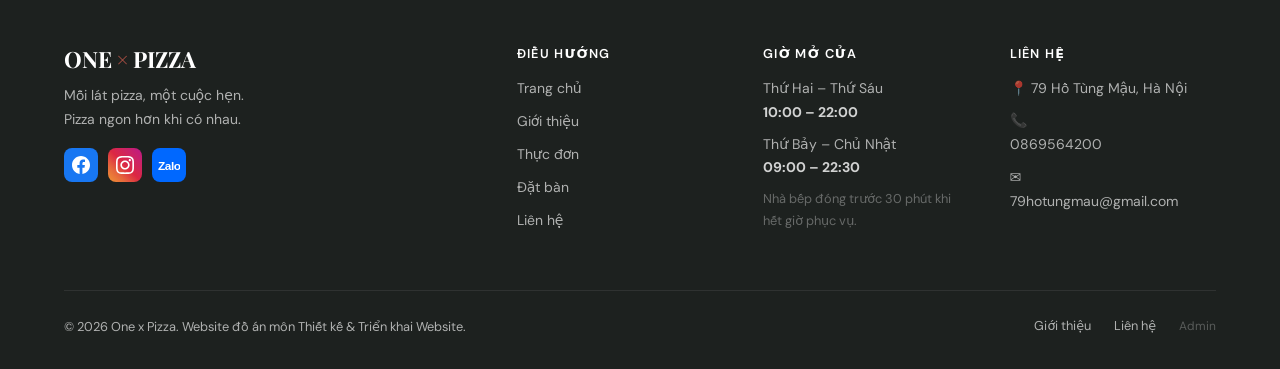
<file: dat-ban.html>
<!DOCTYPE html>
<html lang="vi">
<head>
  <meta charset="UTF-8">
  <meta name="viewport" content="width=device-width, initial-scale=1.0">
  <title>Đặt bàn — ONE × PIZZA</title>
  <meta name="description" content="Đặt bàn tại One x Pizza — điền thông tin, nhận mã xác nhận ngay. Đơn giản, nhanh chóng, không cần tài khoản.">
  <link rel="stylesheet" href="css/style.css">
  <style>
    .booking-layout {
      display: grid;
      grid-template-columns: 1fr 380px;
      gap: 48px;
      align-items: start;
    }
    @media (max-width: 900px) {
      .booking-layout { grid-template-columns: 1fr; }
      .booking-sidebar { order: -1; }
    }
    .time-grid {
      display: grid;
      grid-template-columns: repeat(4, 1fr);
      gap: 8px;
      margin-top: 8px;
    }
    .time-btn {
      padding: 10px 8px;
      border: 2px solid var(--border);
      border-radius: var(--radius-md);
      font-size: .85rem;
      font-weight: 600;
      cursor: pointer;
      background: var(--white);
      color: var(--text);
      transition: all var(--transition);
      text-align: center;
    }
    .time-btn:hover { border-color: var(--red); color: var(--red); }
    .time-btn.selected { background: var(--red); border-color: var(--red); color: var(--white); }
    .time-btn:focus { outline: 2px solid var(--red); outline-offset: 2px; }
    @media (max-width: 600px) { .time-grid { grid-template-columns: repeat(3, 1fr); } }

    .party-selector {
      display: flex;
      align-items: center;
      gap: 12px;
    }
    .party-btn {
      width: 44px;
      height: 44px;
      border-radius: 50%;
      border: 2px solid var(--border);
      background: var(--white);
      font-size: 1.3rem;
      display: flex;
      align-items: center;
      justify-content: center;
      cursor: pointer;
      transition: all var(--transition);
      line-height: 1;
    }
    .party-btn:hover { border-color: var(--red); color: var(--red); }
    .party-num {
      font-family: var(--font-display);
      font-size: 1.8rem;
      font-weight: 700;
      min-width: 36px;
      text-align: center;
      color: var(--dark);
    }

    .sidebar-info {
      background: var(--white);
      border-radius: var(--radius-xl);
      padding: 32px;
      border: 1px solid var(--border);
      box-shadow: var(--shadow-sm);
    }
    .sidebar-info h3 {
      font-family: var(--font-display);
      font-size: 1.15rem;
      margin-bottom: 20px;
      padding-bottom: 16px;
      border-bottom: 1px solid var(--border);
    }
    .sidebar-row {
      display: flex;
      gap: 12px;
      align-items: flex-start;
      margin-bottom: 16px;
    }
    .sidebar-row:last-child { margin-bottom: 0; }
    .sidebar-icon {
      width: 36px;
      height: 36px;
      background: rgba(165,64,48,.08);
      border-radius: var(--radius-sm);
      display: flex;
      align-items: center;
      justify-content: center;
      flex-shrink: 0;
    }
    .sidebar-row p { font-size: .9rem; color: var(--text-muted); line-height: 1.5; }
    .sidebar-row strong { display: block; font-size: .85rem; color: var(--dark); font-weight: 600; margin-bottom: 2px; }

    .notice-box {
      background: rgba(165,64,48,.05);
      border: 1px solid rgba(165,64,48,.15);
      border-radius: var(--radius-md);
      padding: 14px 16px;
      font-size: .85rem;
      color: var(--text-muted);
      line-height: 1.6;
      margin-top: 20px;
    }
    .notice-box strong { color: var(--red); }
  </style>
</head>
<body>
  <div id="nav-placeholder"></div>

  <main class="page-main">

    <!-- ═══ PAGE HERO ══════════════════════════════════════ -->
    <section class="page-hero">
      <div class="container">
        <div class="fade-up">
          <span class="section-label" style="color:rgba(255,255,255,.45)">Đặt bàn</span>
          <h1 class="display-2" style="color:var(--white);margin-top:8px">Đặt bàn tại One x Pizza</h1>
          <p>Chọn ngày, giờ và số khách — chúng tôi sẽ chuẩn bị bàn tốt nhất cho bạn.</p>
        </div>
      </div>
    </section>

    <!-- ═══ BOOKING FORM ═══════════════════════════════════ -->
    <section class="section">
      <div class="container">
        <div class="booking-layout">

          <!-- Left: Form -->
          <div>
            <!-- Form -->
            <div class="form-card" id="booking-form-card">
              <h2 style="font-family:var(--font-display);font-size:1.5rem;margin-bottom:24px">
                Thông tin đặt bàn
              </h2>

              <!-- Success Alert (hidden) -->
              <div class="reservation-success" id="res-success">
                <div class="res-icon">📨</div>
                <h2 style="font-family:var(--font-display);font-size:1.8rem;margin-bottom:8px">
                  Yêu cầu đặt bàn đã gửi tới nhà hàng!
                </h2>
                <div style="margin: 10px 0;">
                  <span class="badge badge-pending" style="font-size:0.95rem;padding:6px 16px;display:inline-block;border-radius:20px;background:#fef3c7;color:#92400e;font-weight:600">
                    ⏳ Trạng thái hiện tại: Chờ nhà hàng duyệt
                  </span>
                </div>
                <p style="color:var(--text-muted);margin-bottom:12px">Mã đặt bàn của bạn:</p>
                <div class="res-code" id="res-code"></div>
                <div class="res-note" style="background:rgba(246,240,230,.6);border:1px dashed var(--border);border-radius:8px;padding:16px;margin:16px auto;max-width:520px;text-align:left;font-size:0.88rem;line-height:1.6">
                  <p style="margin:0 0 8px 0">📌 <strong>Quy trình xác nhận:</strong></p>
                  <ul style="margin:0;padding-left:20px;color:var(--text-muted)">
                    <li>Yêu cầu của bạn đã được lưu vào hệ thống máy chủ của <strong>One x Pizza</strong>.</li>
                    <li>Đội ngũ nhân viên sẽ kiểm tra sơ đồ bàn và <strong>chủ động gọi điện thoại</strong> để xác nhận số lượng bàn và thời gian đến.</li>
                    <li><strong style="color:var(--red)">Lưu ý:</strong> Bàn của bạn <em>chưa được giữ chỗ chính thức</em> cho đến khi nhân viên nhà hàng hoàn tất liên hệ và chuyển trạng thái sang <strong>Đã xác nhận</strong>.</li>
                  </ul>
                </div>
                <div style="margin-top:24px;display:flex;gap:12px;flex-wrap:wrap;justify-content:center">
                  <button class="btn btn-outline" onclick="resetForm()" id="book-again-btn">📅 Đặt thêm bàn khác</button>
                  <a href="thuc-don.html" class="btn btn-primary" id="view-menu-btn">🍕 Xem thực đơn món ăn</a>
                </div>
              </div>

              <!-- Form content -->
              <form id="booking-form" novalidate>
                <div class="form-row">
                  <div class="form-group">
                    <label class="form-label" for="customer-name">
                      Họ và tên <span class="req">*</span>
                    </label>
                    <input type="text" class="form-control" id="customer-name"
                           name="customerName" placeholder="Nguyễn Văn A"
                           autocomplete="name" required>
                    <span class="form-error" id="err-name">Vui lòng nhập họ tên.</span>
                  </div>
                  <div class="form-group">
                    <label class="form-label" for="customer-phone">
                      Số điện thoại <span class="req">*</span>
                    </label>
                    <input type="tel" class="form-control" id="customer-phone"
                           name="phone" placeholder="0912 345 678"
                           autocomplete="tel" required>
                    <span class="form-error" id="err-phone">SĐT phải có 10 chữ số.</span>
                  </div>
                </div>

                <div class="form-row">
                  <div class="form-group">
                    <label class="form-label" for="booking-date">
                      Ngày đặt bàn <span class="req">*</span>
                    </label>
                    <input type="date" class="form-control" id="booking-date"
                           name="bookingDate" required>
                    <span class="form-error" id="err-date">Vui lòng chọn ngày hợp lệ (không phải quá khứ).</span>
                  </div>
                  <div class="form-group">
                    <label class="form-label" for="party-input">
                      Số khách <span class="req">*</span>
                    </label>
                    <div class="party-selector">
                      <button type="button" class="party-btn" id="party-minus" aria-label="Giảm số khách">−</button>
                      <span class="party-num" id="party-display">2</span>
                      <button type="button" class="party-btn" id="party-plus" aria-label="Tăng số khách">+</button>
                      <span style="font-size:.875rem;color:var(--text-muted)">khách</span>
                    </div>
                    <input type="hidden" id="party-input" name="partySize" value="2">
                    <span class="form-error" id="err-party">Số khách phải lớn hơn 0.</span>
                  </div>
                </div>

                <!-- Time selection -->
                <div class="form-group">
                  <label class="form-label">
                    Giờ đến <span class="req">*</span>
                  </label>
                  <div class="time-grid" id="time-grid" role="group" aria-label="Chọn giờ đến">
                    <!-- Rendered by JS -->
                  </div>
                  <input type="hidden" id="booking-time" name="bookingTime" required>
                  <span class="form-error" id="err-time">Vui lòng chọn giờ đến.</span>
                </div>

                <div class="form-group">
                  <label class="form-label" for="booking-note">
                    Ghi chú (tùy chọn)
                  </label>
                  <textarea class="form-control" id="booking-note" name="note"
                            placeholder="Ví dụ: Bàn gần cửa sổ, dịp sinh nhật, dị ứng thực phẩm…"
                            rows="3"></textarea>
                </div>

                <div class="alert alert-error" id="form-error-global">
                  <span>⚠️</span>
                  <span id="form-error-msg">Vui lòng kiểm tra lại các trường bắt buộc.</span>
                </div>

                <button type="submit" class="btn btn-primary btn-lg" id="submit-btn"
                        style="width:100%;justify-content:center">
                  <span id="submit-text">📅 Gửi yêu cầu đặt bàn</span>
                  <span id="submit-loading" style="display:none">⏳ Đang xử lý…</span>
                </button>

                <p style="font-size:.8rem;color:var(--text-muted);margin-top:12px;text-align:center">
                  Thông tin của bạn chỉ được dùng để xác nhận đặt bàn, không chia sẻ bên ngoài.
                </p>
              </form>
            </div>
          </div>

          <!-- Right: Sidebar -->
          <aside class="booking-sidebar">
            <div class="sidebar-info" style="overflow:hidden;padding:0">
              <img src="images/space/restaurant-interior.jpg" alt="Không gian nhà hàng One x Pizza" style="width:100%;height:180px;object-fit:cover">
              <div style="padding:28px">
                <h3>📋 Thông tin nhà hàng</h3>
              <div class="sidebar-row">
                <div class="sidebar-icon">📍</div>
                <div>
                  <strong>Địa chỉ</strong>
                  <p>Số 79 đường Hồ Tùng Mậu, thành phố Hà Nội<br>(Khu vực Cầu Giấy / Mai Dịch cũ)</p>
                </div>
              </div>
              <div class="sidebar-row">
                <div class="sidebar-icon">🕐</div>
                <div>
                  <strong>Giờ mở cửa</strong>
                  <p>Thứ 2–6: 10:00–22:00</p>
                  <p>T7–CN: 09:00–22:30</p>
                </div>
              </div>
              <div class="sidebar-row">
                <div class="sidebar-icon">📞</div>
                <div>
                  <strong>Điện thoại</strong>
                  <p><a href="tel:0869564200" style="color:var(--red)">0869564200</a></p>
                </div>
              </div>
              <div class="sidebar-row">
                <div class="sidebar-icon">📧</div>
                <div>
                  <strong>Email</strong>
                  <p><a href="mailto:79hotungmau@gmail.com" style="color:var(--red)">79hotungmau@gmail.com</a></p>
                </div>
              </div>

              <div class="notice-box">
                <strong>⚠️ Lưu ý quan trọng:</strong><br>
                Đây là yêu cầu đặt chỗ, <strong>chưa phải xác nhận cuối cùng</strong>.
                Nhà hàng sẽ liên hệ xác nhận trong vòng 2 giờ làm việc.
                Vui lòng lưu mã đặt bàn nhận được.
              </div>
              </div>
            </div>

            <div class="sidebar-info" style="margin-top:20px">
              <h3>❓ Câu hỏi thường gặp</h3>
              <details style="margin-bottom:12px">
                <summary style="cursor:pointer;font-size:.9rem;font-weight:600;color:var(--dark)">
                  Có thể hủy đặt bàn không?
                </summary>
                <p style="font-size:.85rem;color:var(--text-muted);margin-top:8px;line-height:1.6">
                  Có, vui lòng liên hệ qua điện thoại hoặc email ít nhất 2 giờ trước giờ đặt.
                </p>
              </details>
              <details style="margin-bottom:12px">
                <summary style="cursor:pointer;font-size:.9rem;font-weight:600;color:var(--dark)">
                  Nhóm lớn có cần đặt trước không?
                </summary>
                <p style="font-size:.85rem;color:var(--text-muted);margin-top:8px;line-height:1.6">
                  Nhóm từ 8 người trở lên nên đặt trước ít nhất 24 giờ để chúng tôi chuẩn bị tốt nhất.
                </p>
              </details>
              <details>
                <summary style="cursor:pointer;font-size:.9rem;font-weight:600;color:var(--dark)">
                  Có phụ thu phòng riêng không?
                </summary>
                <p style="font-size:.85rem;color:var(--text-muted);margin-top:8px;line-height:1.6">
                  Hiện chúng tôi chưa có phòng riêng, toàn bộ là không gian chung ấm cúng.
                </p>
              </details>
            </div>
          </aside>
        </div>
      </div>
    </section>

  </main>

  <div id="footer-placeholder"></div>

  <script src="js/data.js"></script>
  <script src="js/db.js"></script>
  <script src="js/nav.js"></script>
  <script>
    const AVAILABLE_TIMES = [
      '10:00','11:00','11:30','12:00','12:30','13:00',
      '17:00','17:30','18:00','18:30','19:00','19:30',
      '20:00','20:30','21:00'
    ];

    let partySize = 2;
    let selectedTime = '';
    let submitting = false;

    document.addEventListener('DOMContentLoaded', function () {
      // Set min date
      const dateEl = document.getElementById('booking-date');
      const today = new Date().toISOString().split('T')[0];
      dateEl.min = today;

      // Render time grid
      const tGrid = document.getElementById('time-grid');
      AVAILABLE_TIMES.forEach(t => {
        const btn = document.createElement('button');
        btn.type = 'button';
        btn.className = 'time-btn';
        btn.textContent = t;
        btn.setAttribute('aria-label', `Chọn giờ ${t}`);
        btn.addEventListener('click', () => selectTime(t, btn));
        tGrid.appendChild(btn);
      });

      // Party size controls
      document.getElementById('party-minus').addEventListener('click', () => {
        if (partySize > 1) { partySize--; updateParty(); }
      });
      document.getElementById('party-plus').addEventListener('click', () => {
        if (partySize < 30) { partySize++; updateParty(); }
      });

      // Form submit
      document.getElementById('booking-form').addEventListener('submit', handleSubmit);
    });

    function updateParty() {
      document.getElementById('party-display').textContent = partySize;
      document.getElementById('party-input').value = partySize;
    }

    function selectTime(t, btn) {
      selectedTime = t;
      document.getElementById('booking-time').value = t;
      document.querySelectorAll('.time-btn').forEach(b => b.classList.remove('selected'));
      btn.classList.add('selected');
      hideError('err-time');
    }

    function showError(id, show = true) {
      const el = document.getElementById(id);
      if (el) el.classList.toggle('show', show);
      const input = document.getElementById(id.replace('err-', '').replace('name','customer-name').replace('phone','customer-phone').replace('date','booking-date').replace('time','booking-time').replace('party','party-input'));
      if (input) input.classList.toggle('error', show);
    }

    function hideError(id) { showError(id, false); }

    function validate() {
      let ok = true;
      const name = document.getElementById('customer-name').value.trim();
      const phone = document.getElementById('customer-phone').value.trim();
      const date  = document.getElementById('booking-date').value;
      const today = new Date().toISOString().split('T')[0];

      if (!name) { showError('err-name'); ok = false; }
      else hideError('err-name');

      const phoneClean = phone.replace(/\s/g, '');
      if (!/^0\d{9}$/.test(phoneClean)) { showError('err-phone'); ok = false; }
      else hideError('err-phone');

      if (!date || date < today) { showError('err-date'); ok = false; }
      else hideError('err-date');

      if (!selectedTime) { showError('err-time'); ok = false; }
      else hideError('err-time');

      return ok;
    }

    async function handleSubmit(e) {
      e.preventDefault();
      if (submitting) return;
      if (!validate()) {
        document.getElementById('form-error-global').classList.add('show');
        return;
      }
      document.getElementById('form-error-global').classList.remove('show');

      // Anti-double-submit
      submitting = true;
      document.getElementById('submit-text').style.display = 'none';
      document.getElementById('submit-loading').style.display = '';
      document.getElementById('submit-btn').disabled = true;

      const data = {
        customerName: document.getElementById('customer-name').value.trim(),
        phone: document.getElementById('customer-phone').value.trim().replace(/\s/g,''),
        bookingDate: document.getElementById('booking-date').value,
        bookingTime: selectedTime,
        partySize: partySize,
        note: document.getElementById('booking-note').value.trim()
      };

      try {
        const reservation = await apiSaveReservation(data);

        // Hiển thị giao diện thông báo tiếp nhận
        document.getElementById('booking-form').style.display = 'none';
        const successEl = document.getElementById('res-success');
        successEl.classList.add('show');
        document.getElementById('res-code').textContent = reservation.referenceCode;
      } catch (err) {
        console.error('Booking Error:', err);
        const globalErr = document.getElementById('form-error-global');
        const globalMsg = document.getElementById('form-error-msg');
        
        if (err.errors && Object.keys(err.errors).length > 0) {
          const firstKey = Object.keys(err.errors)[0];
          globalMsg.textContent = err.errors[firstKey];
        } else {
          globalMsg.textContent = err.message || 'Không thể kết nối đến máy chủ. Vui lòng thử lại sau.';
        }
        globalErr.classList.add('show');
      } finally {
        submitting = false;
        document.getElementById('submit-text').style.display = '';
        document.getElementById('submit-loading').style.display = 'none';
        document.getElementById('submit-btn').disabled = false;
      }
    }

    function resetForm() {
      document.getElementById('booking-form').style.display = '';
      document.getElementById('res-success').classList.remove('show');
      document.getElementById('booking-form').reset();
      selectedTime = '';
      partySize = 2;
      updateParty();
      document.querySelectorAll('.time-btn').forEach(b => b.classList.remove('selected'));
      document.getElementById('booking-time').value = '';
      document.getElementById('submit-text').style.display = '';
      document.getElementById('submit-loading').style.display = 'none';
      document.getElementById('submit-btn').disabled = false;
      submitting = false;
    }
  </script>
</body>
</html>
</file>
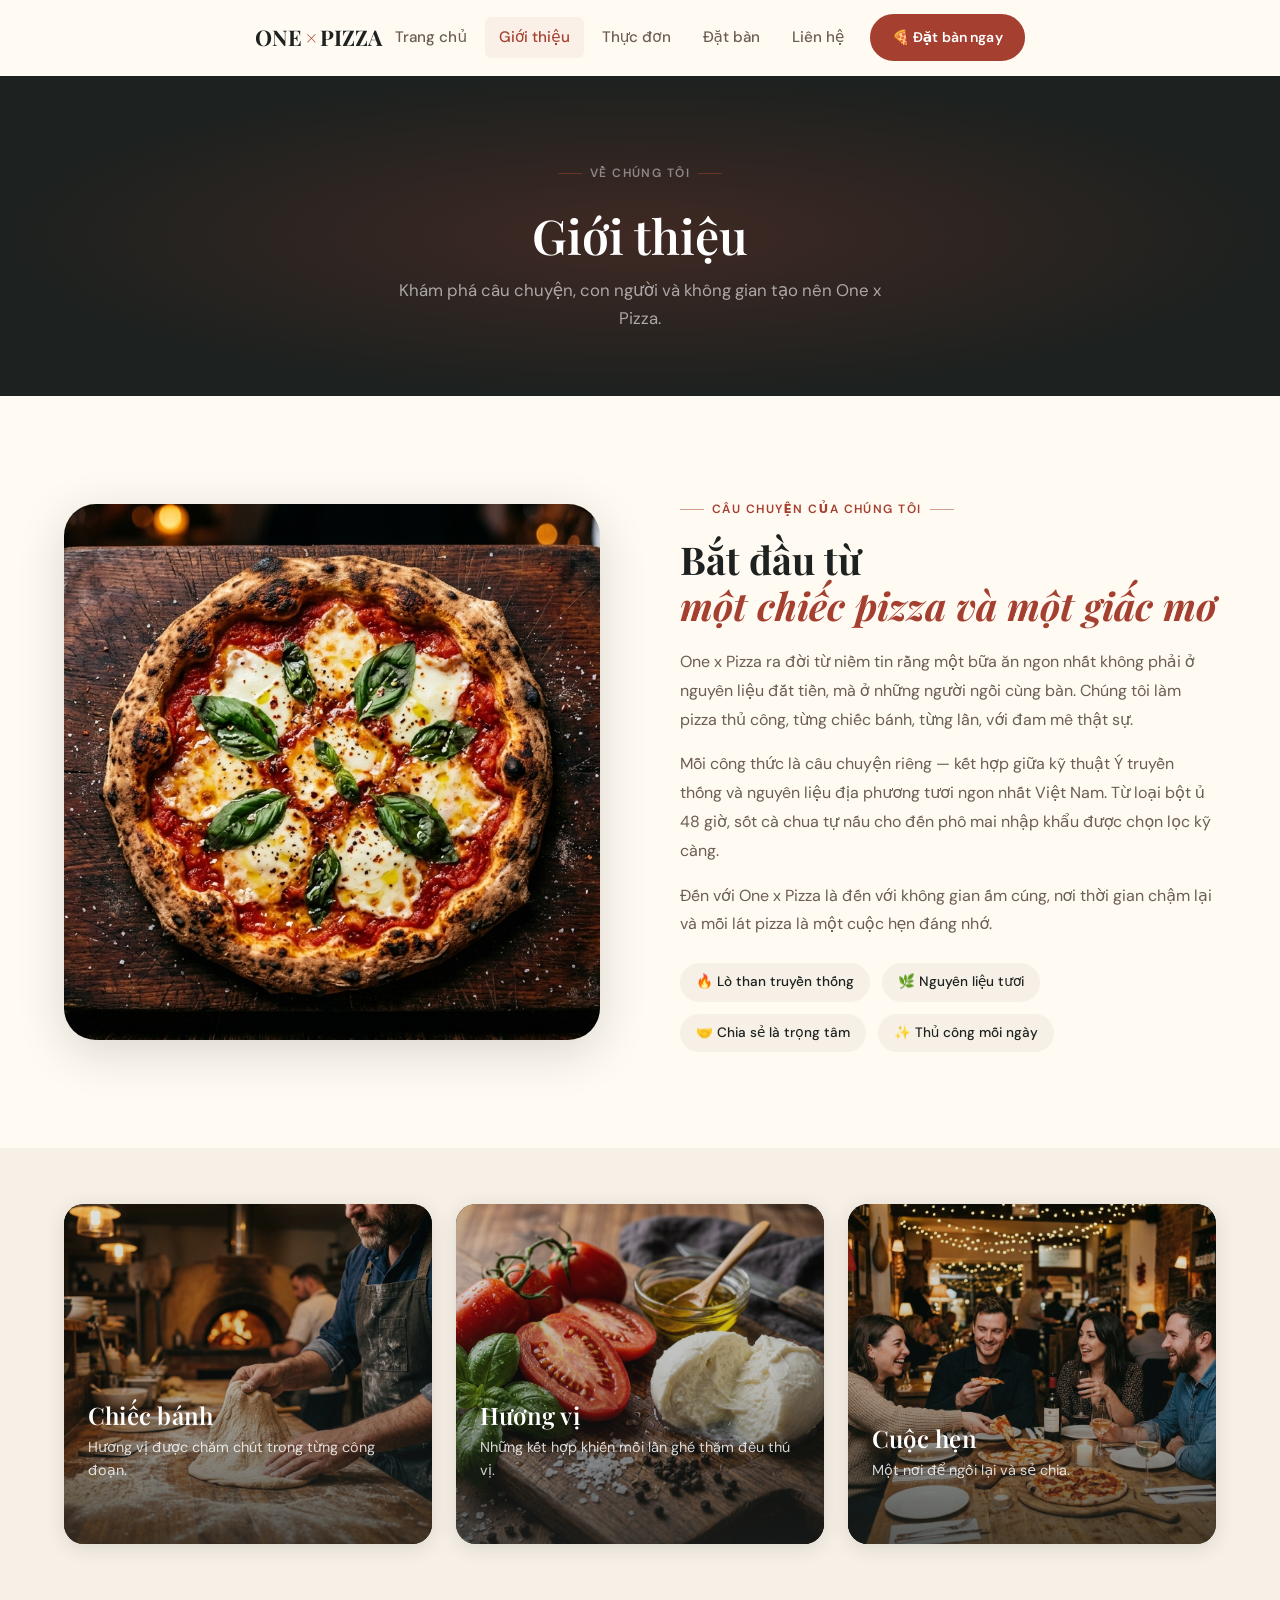
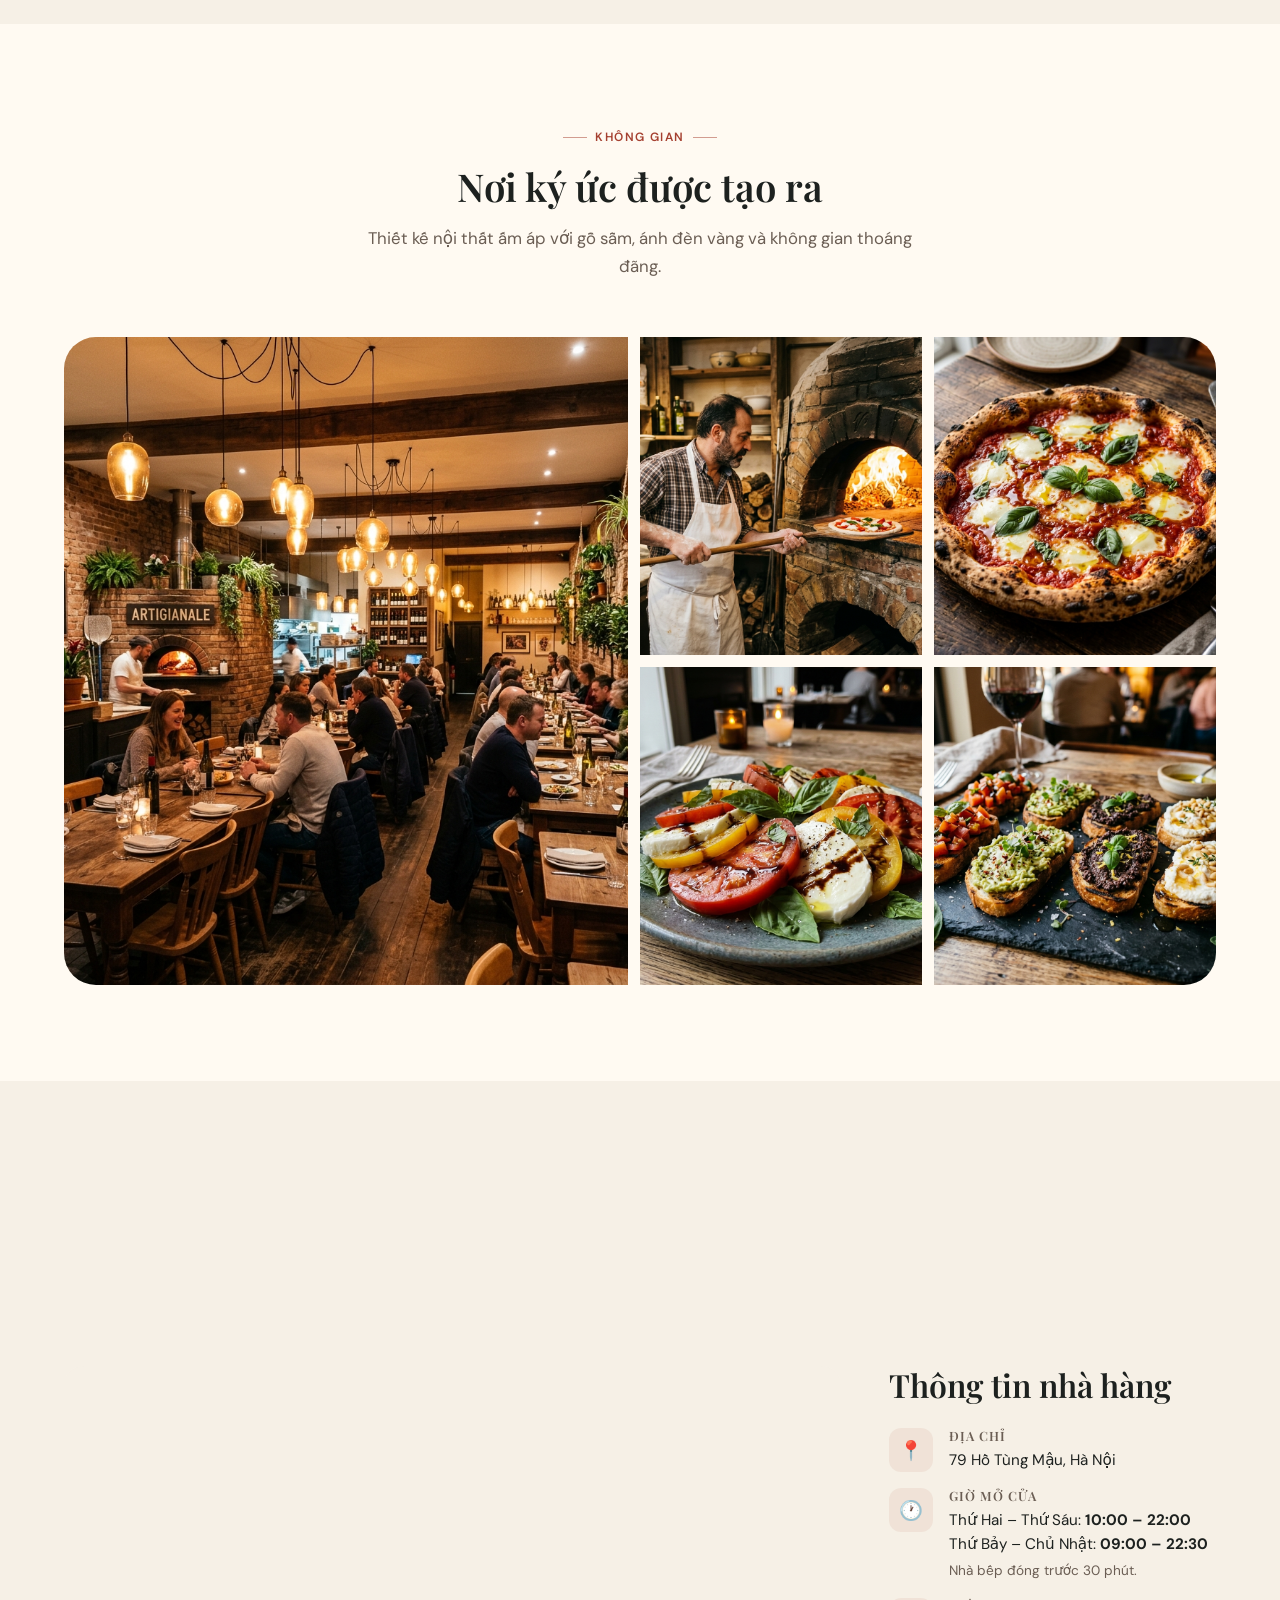
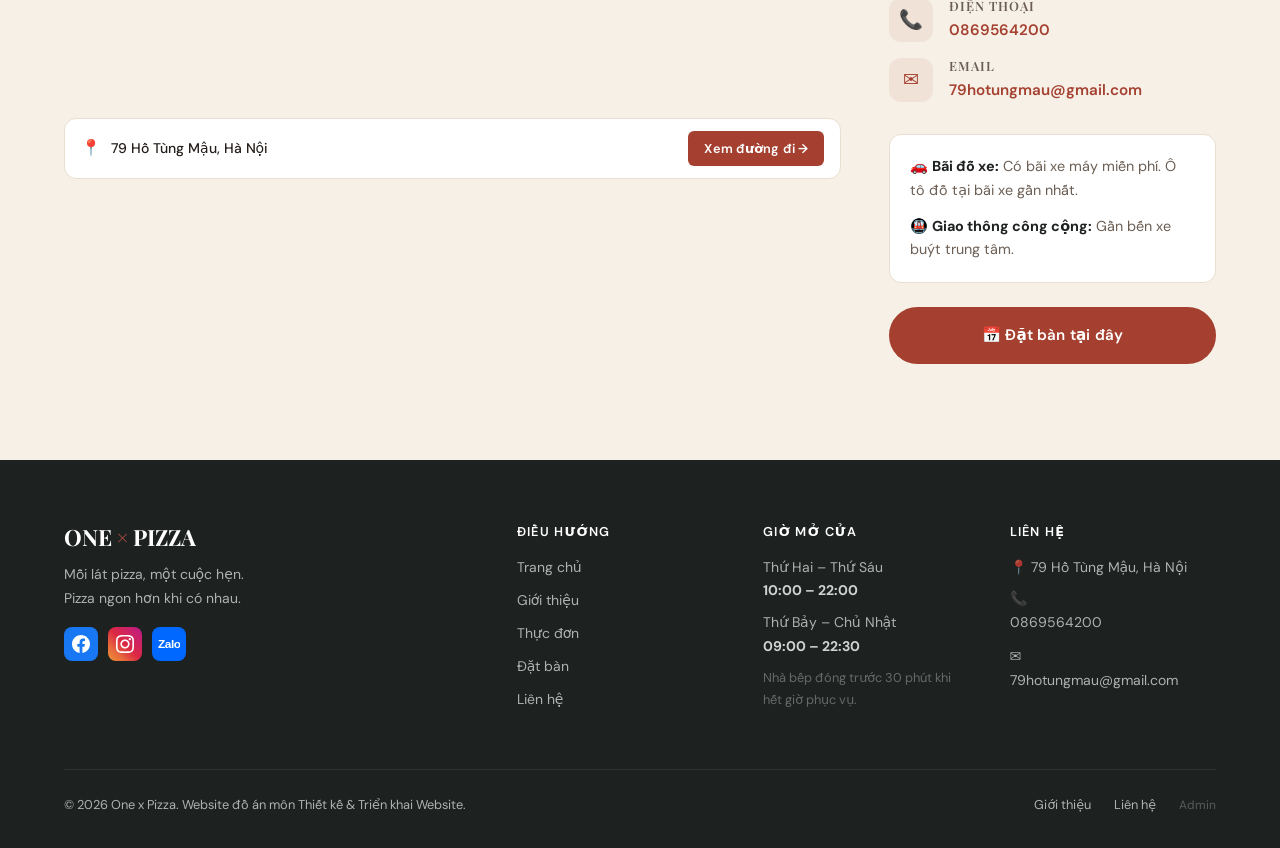
<file: gioi-thieu.html>
<!DOCTYPE html>
<html lang="vi">
<head>
  <meta charset="UTF-8">
  <meta name="viewport" content="width=device-width, initial-scale=1.0">
  <title>Giới thiệu — ONE × PIZZA</title>
  <meta name="description" content="Câu chuyện thương hiệu, không gian nhà hàng, địa chỉ và giờ mở cửa của One x Pizza — pizza thủ công ấm cúng tại 79 Hồ Tùng Mậu, Hà Nội.">
  <link rel="stylesheet" href="css/style.css">
</head>
<body>
  <div id="nav-placeholder"></div>

  <main class="page-main">

    <!-- ═══ PAGE HERO ══════════════════════════════════════ -->
    <section class="page-hero">
      <div class="container">
        <div class="fade-up">
          <span class="section-label" style="color:rgba(255,255,255,.45)">Về chúng tôi</span>
          <h1 class="display-2" style="color:var(--white);margin-top:8px">Giới thiệu</h1>
          <p>Khám phá câu chuyện, con người và không gian tạo nên One x Pizza.</p>
        </div>
      </div>
    </section>

    <!-- ═══ STORY ══════════════════════════════════════════ -->
    <section class="section" id="story">
      <div class="container">
        <div class="story-section">
          <div class="story-image fade-up">
            <img src="images/hero-pizza.png" alt="Pizza thủ công One x Pizza — câu chuyện thương hiệu" style="width:100%;height:100%;object-fit:cover">
          </div>
          <div class="story-text fade-up delay-2">
            <span class="section-label">Câu chuyện của chúng tôi</span>
            <h2 style="margin-bottom:20px">
              Bắt đầu từ<br>
              <em style="color:var(--red);font-style:italic">một chiếc pizza và một giấc mơ</em>
            </h2>
            <p>
              One x Pizza ra đời từ niềm tin rằng một bữa ăn ngon nhất không phải ở nguyên liệu đắt tiền,
              mà ở những người ngồi cùng bàn. Chúng tôi làm pizza thủ công, từng chiếc bánh, từng lần,
              với đam mê thật sự.
            </p>
            <p>
              Mỗi công thức là câu chuyện riêng — kết hợp giữa kỹ thuật Ý truyền thống và
              nguyên liệu địa phương tươi ngon nhất Việt Nam. Từ loại bột ủ 48 giờ, sốt cà chua
              tự nấu cho đến phô mai nhập khẩu được chọn lọc kỹ càng.
            </p>
            <p>
              Đến với One x Pizza là đến với không gian ấm cúng, nơi thời gian chậm lại và
              mỗi lát pizza là một cuộc hẹn đáng nhớ.
            </p>
            <div class="story-values" style="margin-top:24px">
              <span class="value-pill">🔥 Lò than truyền thống</span>
              <span class="value-pill">🌿 Nguyên liệu tươi</span>
              <span class="value-pill">🤝 Chia sẻ là trọng tâm</span>
              <span class="value-pill">✨ Thủ công mỗi ngày</span>
            </div>
          </div>
        </div>
      </div>
    </section>

    <!-- ═══ STORY CARDS ══════════════════════════════════════ -->
    <section class="story-cards-section fade-up">
      <div class="container">
        <div class="story-cards-grid">

          <!-- Card 1: Chiếc bánh -->
          <article class="story-card" aria-label="Chiếc bánh — hương vị được chăm chút trong từng công đoạn">
            <div class="story-card__img-wrap">
              <img
                src="images/about/chiec-banh.jpg"
                alt="Nghệ nhân nhào bột thủ công và lò nướng củi — Chiếc bánh tại One x Pizza"
                loading="lazy"
                class="story-card__img"
              >
              <div class="story-card__overlay" aria-hidden="true"></div>
            </div>
            <div class="story-card__body">
              <h3 class="story-card__title">Chiếc bánh</h3>
              <p class="story-card__desc">Hương vị được chăm chút trong từng công đoạn.</p>
              <span class="story-card__arrow" aria-hidden="true">→</span>
            </div>
          </article>

          <!-- Card 2: Hương vị -->
          <article class="story-card" aria-label="Hương vị — những kết hợp khiến mỗi lần ghé thăm đều thú vị">
            <div class="story-card__img-wrap">
              <img
                src="images/about/huong-vi.jpg"
                alt="Cà chua San Marzano mọng nước, phô mai mozzarella tươi và húng quế — Hương vị tại One x Pizza"
                loading="lazy"
                class="story-card__img"
              >
              <div class="story-card__overlay" aria-hidden="true"></div>
            </div>
            <div class="story-card__body">
              <h3 class="story-card__title">Hương vị</h3>
              <p class="story-card__desc">Những kết hợp khiến mỗi lần ghé thăm đều thú vị.</p>
              <span class="story-card__arrow" aria-hidden="true">→</span>
            </div>
          </article>

          <!-- Card 3: Cuộc hẹn -->
          <article class="story-card" aria-label="Cuộc hẹn — một nơi để ngồi lại và sẻ chia">
            <div class="story-card__img-wrap">
              <img
                src="images/about/cuoc-hen.jpg"
                alt="Bàn tiệc pizza quây quần ấm cúng bên người thân và bạn bè — Cuộc hẹn tại One x Pizza"
                loading="lazy"
                class="story-card__img"
              >
              <div class="story-card__overlay" aria-hidden="true"></div>
            </div>
            <div class="story-card__body">
              <h3 class="story-card__title">Cuộc hẹn</h3>
              <p class="story-card__desc">Một nơi để ngồi lại và sẻ chia.</p>
              <span class="story-card__arrow" aria-hidden="true">→</span>
            </div>
          </article>

        </div>
      </div>
    </section>

    <!-- ═══ SPACE / GALLERY ════════════════════════════════ -->
    <section class="section" id="space">
      <div class="container">
        <div class="section-header fade-up">
          <span class="section-label">Không gian</span>
          <h2 class="heading-1">Nơi ký ức được tạo ra</h2>
          <p>Thiết kế nội thất ấm áp với gỗ sẫm, ánh đèn vàng và không gian thoáng đãng.</p>
        </div>

        <!-- Gallery mosaic -->
        <div class="gallery-grid fade-up">
          <div class="gallery-item">
            <img src="images/space/restaurant-interior.jpg" alt="Không gian ấm cúng tại One x Pizza" loading="lazy">
          </div>
          <div class="gallery-item">
            <img src="images/space/restaurant-oven.jpg" alt="Lò nướng củi truyền thống Ý" loading="lazy">
          </div>
          <div class="gallery-item">
            <img src="images/menu/pizza-ky-uc.jpg" alt="Pizza thủ công tươi ngon" loading="lazy">
          </div>
          <div class="gallery-item">
            <img src="images/menu/salad-caprese.jpg" alt="Salad Caprese tươi ngon" loading="lazy">
          </div>
          <div class="gallery-item">
            <img src="images/menu/bruschetta.jpg" alt="Bruschetta bốn vị đặc sắc" loading="lazy">
          </div>
        </div>
      </div>
    </section>

    <!-- ═══ LOCATION / MAP ════════════════════════════════ -->
    <section class="section" style="background:var(--cream)" id="map">
      <div class="container">
        <div class="section-header fade-up">
          <span class="section-label">Địa điểm</span>
          <h2 class="heading-1">Tìm chúng tôi</h2>
          <p>Ghé thăm One x Pizza tại địa chỉ dưới đây.</p>
        </div>

        <div class="grid-2 fade-up" style="gap:48px;align-items:start">
          <!-- Map -->
          <div>
            <!-- Google Maps iframe — tìm kiếm địa chỉ, không cần tọa độ cố định -->
            <div class="map-placeholder has-map" id="map-container">
              <iframe
                id="gmap-iframe"
                title="Bản đồ vị trí One x Pizza — 79 Hồ Tùng Mậu, Hà Nội"
                loading="lazy"
                allowfullscreen
                referrerpolicy="no-referrer-when-downgrade"
                style="border:0"
                src="">
              </iframe>
            </div>

            <!-- Fallback: địa chỉ + nút Google Maps (luôn hiển thị) -->
            <div class="map-address-bar" id="map-address-bar">
              <span class="map-address-bar__pin" aria-hidden="true">📍</span>
              <span class="map-address-bar__text" id="map-address-text"></span>
              <a id="map-directions-btn"
                 href=""
                 target="_blank"
                 rel="noopener noreferrer"
                 class="map-directions-btn">
                Xem đường đi →
              </a>
            </div>
          </div>


          <!-- Info -->
          <div>
            <h3 class="heading-2" style="margin-bottom:24px">Thông tin nhà hàng</h3>
            <div class="info-list">
              <div class="info-item">
                <div class="info-icon">📍</div>
                <div>
                  <h4>Địa chỉ</h4>
                  <p id="info-address"></p>
                </div>
              </div>
              <div class="info-item">
                <div class="info-icon">🕐</div>
                <div>
                  <h4>Giờ mở cửa</h4>
                  <p>Thứ Hai – Thứ Sáu: <strong>10:00 – 22:00</strong></p>
                  <p>Thứ Bảy – Chủ Nhật: <strong>09:00 – 22:30</strong></p>
                  <p style="font-size:.85rem;color:var(--text-muted);margin-top:4px">Nhà bếp đóng trước 30 phút.</p>
                </div>
              </div>
              <div class="info-item">
                <div class="info-icon">📞</div>
                <div>
                  <h4>Điện thoại</h4>
                  <p><a id="info-phone" href="" style="color:var(--red);font-weight:600"></a></p>
                </div>
              </div>
              <div class="info-item">
                <div class="info-icon">✉️</div>
                <div>
                  <h4>Email</h4>
                  <p><a id="info-email" href="" style="color:var(--red);font-weight:600"></a></p>
                </div>
              </div>
            </div>

            <div style="margin-top:32px;padding:20px;background:var(--white);border-radius:var(--radius-md);border:1px solid var(--border)">
              <p style="font-size:.9rem;color:var(--text-muted);margin-bottom:12px">
                🚗 <strong style="color:var(--dark)">Bãi đỗ xe:</strong> Có bãi xe máy miễn phí. Ô tô đỗ tại bãi xe gần nhất.
              </p>
              <p style="font-size:.9rem;color:var(--text-muted)">
                🚇 <strong style="color:var(--dark)">Giao thông công cộng:</strong> Gần bến xe buýt trung tâm.
              </p>
            </div>

            <a href="dat-ban.html" class="btn btn-primary" style="margin-top:24px;width:100%;justify-content:center" id="location-book-cta">
              📅 Đặt bàn tại đây
            </a>
          </div>
        </div>
      </div>
    </section>

  </main>

  <div id="footer-placeholder"></div>

  <script src="js/data.js"></script>
  <script src="js/db.js"></script>
  <script src="js/nav.js"></script>
  <script>
    /* Điền thông tin từ RESTAURANT_CONFIG vào section bản đồ + info panel */
    (function () {
      var cfg = RESTAURANT_CONFIG;

      /* — Bản đồ Google Maps — */
      var iframe = document.getElementById('gmap-iframe');
      if (iframe && cfg.mapEmbedUrl) {
        iframe.src = cfg.mapEmbedUrl;
      }

      /* — Thanh địa chỉ dưới bản đồ — */
      var addrText = document.getElementById('map-address-text');
      if (addrText) addrText.textContent = cfg.address;

      var dirBtn = document.getElementById('map-directions-btn');
      if (dirBtn && cfg.mapDirectionsUrl) {
        dirBtn.href = cfg.mapDirectionsUrl;
      }

      /* — Info panel bên phải — */
      var infoAddr = document.getElementById('info-address');
      if (infoAddr) infoAddr.textContent = cfg.address;

      var infoPhone = document.getElementById('info-phone');
      if (infoPhone) {
        infoPhone.href = 'tel:' + cfg.phone.replace(/\s/g, '');
        infoPhone.textContent = cfg.phone;
      }

      var infoEmail = document.getElementById('info-email');
      if (infoEmail) {
        infoEmail.href = 'mailto:' + cfg.email;
        infoEmail.textContent = cfg.email;
      }
    })();
  </script>
</body>
</html>
</file>
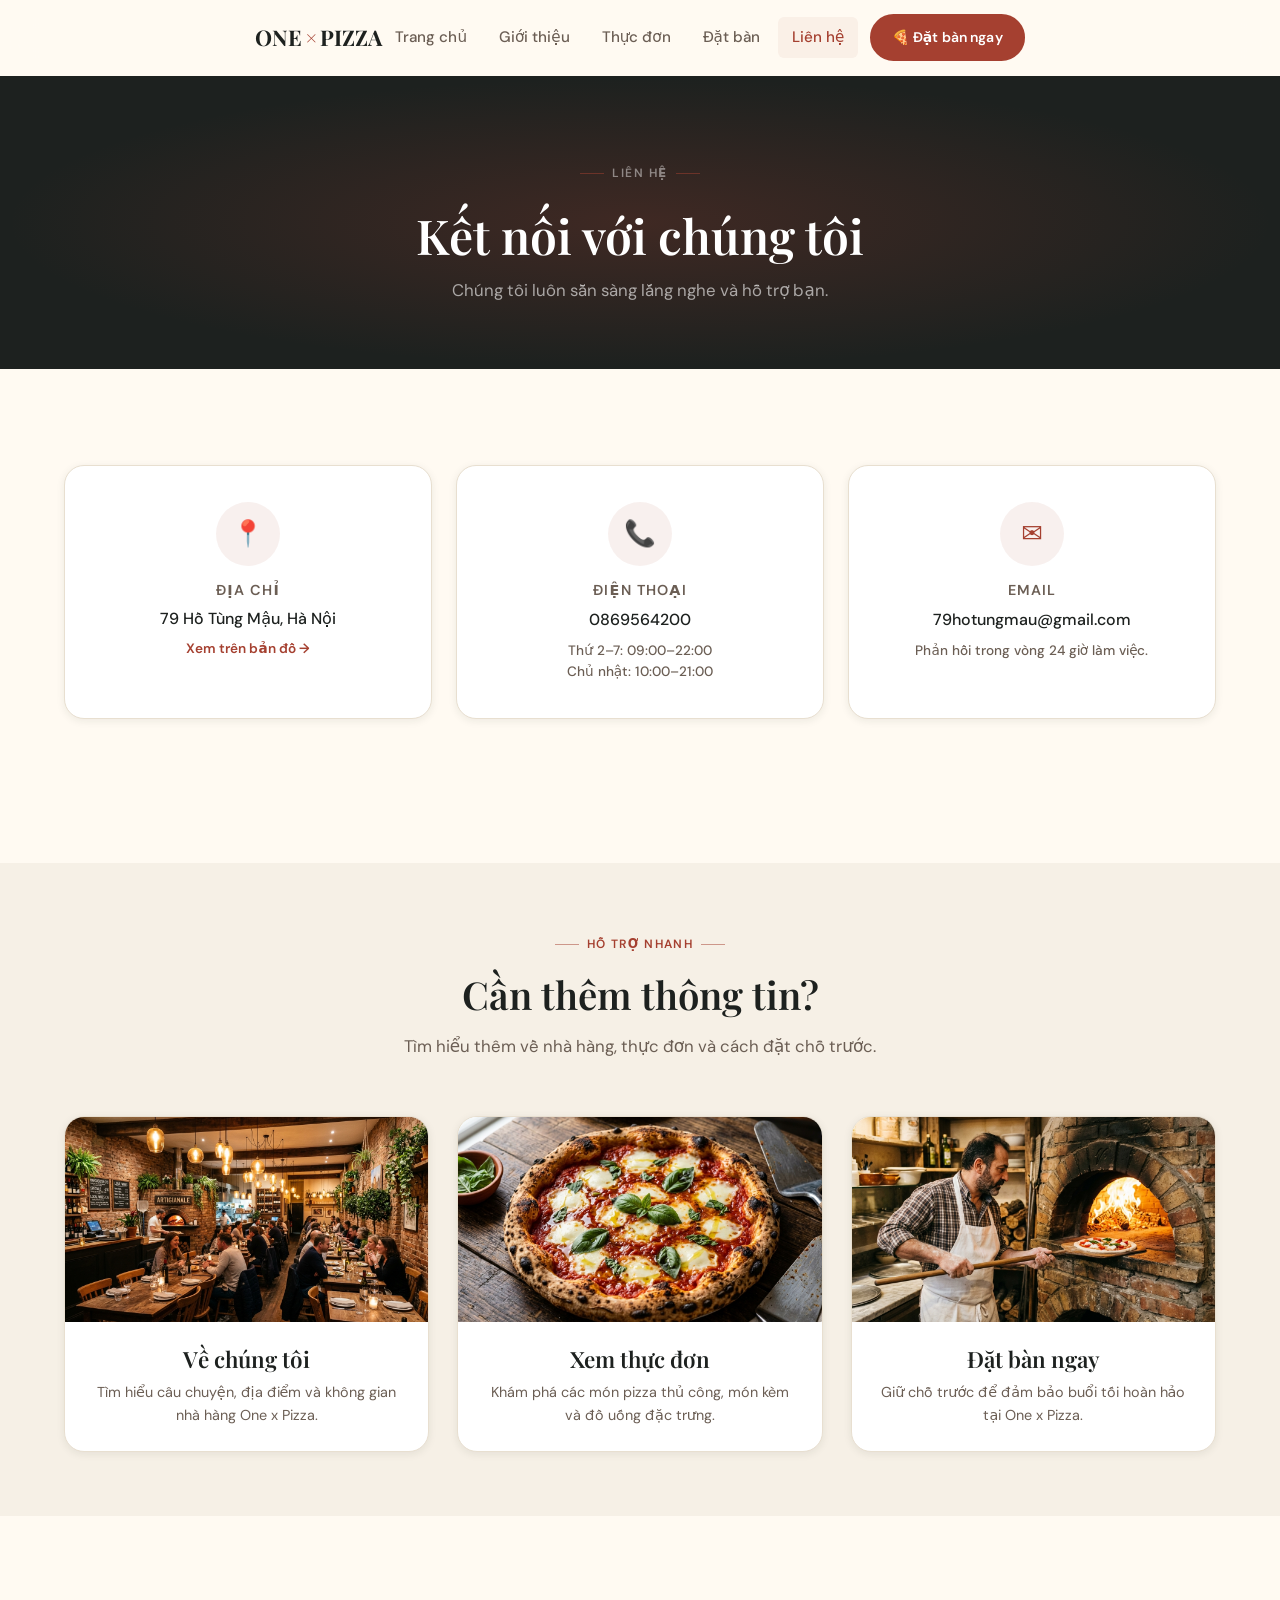
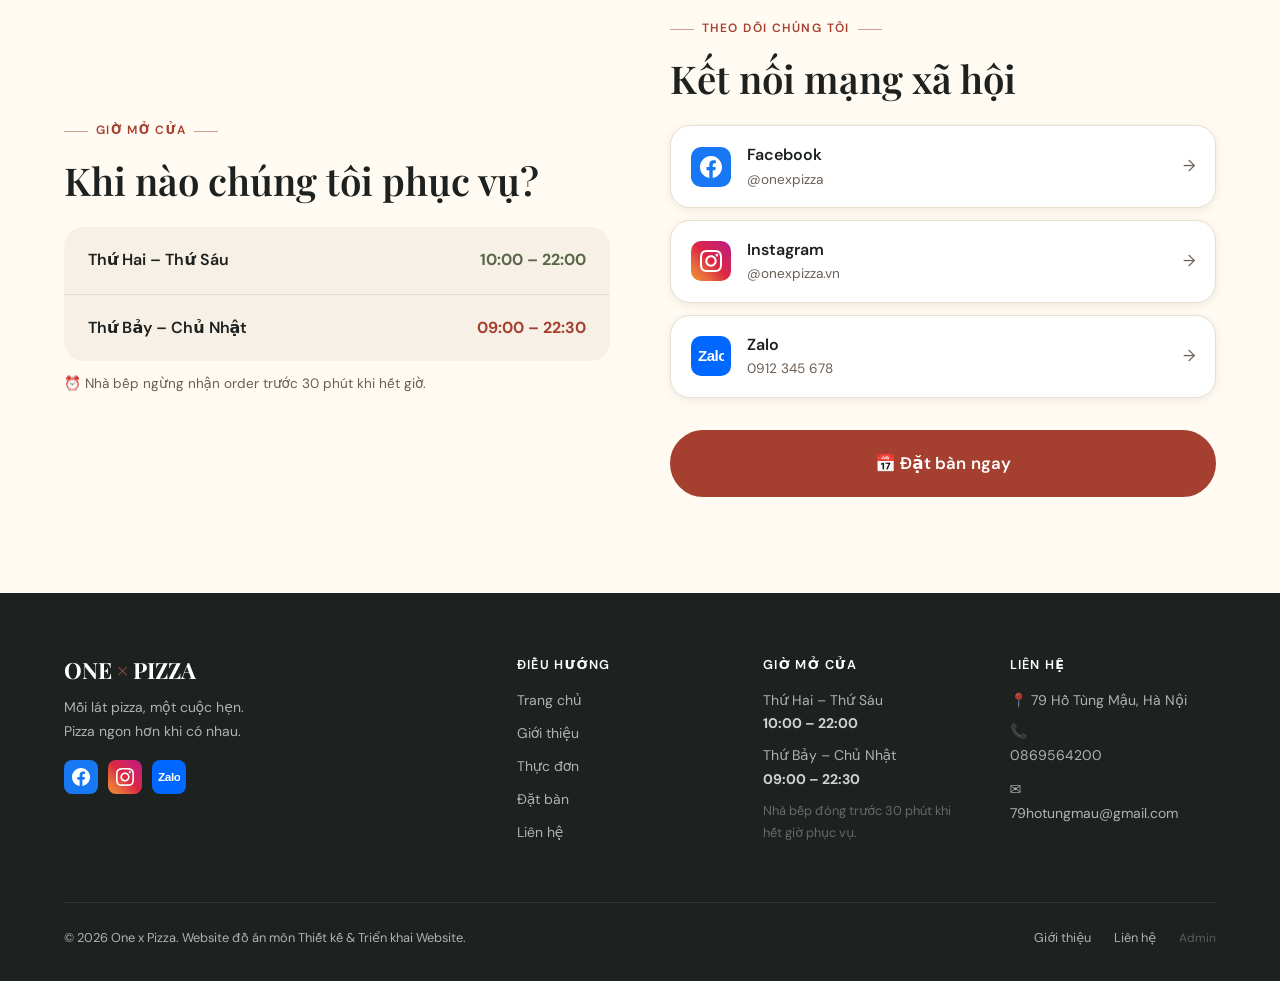
<file: lien-he.html>
<!DOCTYPE html>
<html lang="vi">
<head>
  <meta charset="UTF-8">
  <meta name="viewport" content="width=device-width, initial-scale=1.0">
  <title>Liên hệ — ONE × PIZZA</title>
  <meta name="description" content="Liên hệ với One x Pizza qua điện thoại, email hoặc đến trực tiếp nhà hàng. Đặt bàn, giải đáp thắc mắc và kết nối với chúng tôi.">
  <link rel="stylesheet" href="css/style.css">
</head>
<body>
  <div id="nav-placeholder"></div>

  <main class="page-main">

    <!-- ═══ PAGE HERO ══════════════════════════════════════ -->
    <section class="page-hero">
      <div class="container">
        <div class="fade-up">
          <span class="section-label" style="color:rgba(255,255,255,.45)">Liên hệ</span>
          <h1 class="display-2" style="color:var(--white);margin-top:8px">Kết nối với chúng tôi</h1>
          <p>Chúng tôi luôn sẵn sàng lắng nghe và hỗ trợ bạn.</p>
        </div>
      </div>
    </section>

    <!-- ═══ CONTACT CARDS ══════════════════════════════════ -->
    <section class="section">
      <div class="container">
        <div class="contact-card-grid fade-up">
          <div class="contact-card">
            <div class="contact-card-icon">📍</div>
            <h3>Địa chỉ</h3>
            <p>79 Hồ Tùng Mậu, Hà Nội</p>
            <a href="gioi-thieu.html#map" style="color:var(--red);font-size:.85rem;font-weight:600;display:block;margin-top:8px" id="contact-map-link">
              Xem trên bản đồ →
            </a>
          </div>
          <div class="contact-card">
            <div class="contact-card-icon">📞</div>
            <h3>Điện thoại</h3>
            <a href="tel:0869564200">0869564200</a>
            <p style="font-size:.85rem;color:var(--text-muted);margin-top:8px;line-height:1.5">
              Thứ 2–7: 09:00–22:00<br>Chủ nhật: 10:00–21:00
            </p>
          </div>
          <div class="contact-card">
            <div class="contact-card-icon">✉️</div>
            <h3>Email</h3>
            <a href="mailto:79hotungmau@gmail.com">79hotungmau@gmail.com</a>
            <p style="font-size:.85rem;color:var(--text-muted);margin-top:8px;line-height:1.5">
              Phản hồi trong vòng 24 giờ làm việc.
            </p>
          </div>
        </div>
      </div>
    </section>

    <!-- ═══ QUICK LINKS ═════════════════════════════════════ -->
    <section class="section--sm" style="background:var(--cream)">
      <div class="container">
        <div class="section-header fade-up">
          <span class="section-label">Hỗ trợ nhanh</span>
          <h2 class="heading-1">Cần thêm thông tin?</h2>
          <p>Tìm hiểu thêm về nhà hàng, thực đơn và cách đặt chỗ trước.</p>
        </div>

        <div class="grid-3 fade-up">
          <a href="gioi-thieu.html" class="card" style="text-decoration:none;display:block;overflow:hidden" id="contact-to-about">
            <div class="card-img" style="aspect-ratio:16/9">
              <img src="images/space/restaurant-interior.jpg" alt="Không gian One x Pizza" loading="lazy">
            </div>
            <div style="padding:24px;text-align:center">
              <h3 class="heading-3" style="margin-bottom:8px">Về chúng tôi</h3>
              <p style="color:var(--text-muted);font-size:.9rem;line-height:1.6">
                Tìm hiểu câu chuyện, địa điểm và không gian nhà hàng One x Pizza.
              </p>
            </div>
          </a>
          <a href="thuc-don.html" class="card" style="text-decoration:none;display:block;overflow:hidden" id="contact-to-menu">
            <div class="card-img" style="aspect-ratio:16/9">
              <img src="images/menu/pizza-ky-uc.jpg" alt="Thực đơn One x Pizza" loading="lazy">
            </div>
            <div style="padding:24px;text-align:center">
              <h3 class="heading-3" style="margin-bottom:8px">Xem thực đơn</h3>
              <p style="color:var(--text-muted);font-size:.9rem;line-height:1.6">
                Khám phá các món pizza thủ công, món kèm và đồ uống đặc trưng.
              </p>
            </div>
          </a>
          <a href="dat-ban.html" class="card" style="text-decoration:none;display:block;overflow:hidden" id="contact-to-booking">
            <div class="card-img" style="aspect-ratio:16/9">
              <img src="images/space/restaurant-oven.jpg" alt="Lò nướng One x Pizza" loading="lazy">
            </div>
            <div style="padding:24px;text-align:center">
              <h3 class="heading-3" style="margin-bottom:8px">Đặt bàn ngay</h3>
              <p style="color:var(--text-muted);font-size:.9rem;line-height:1.6">
                Giữ chỗ trước để đảm bảo buổi tối hoàn hảo tại One x Pizza.
              </p>
            </div>
          </a>
        </div>
      </div>
    </section>

    <!-- ═══ HOURS + SOCIAL ═════════════════════════════════ -->
    <section class="section">
      <div class="container">
        <div class="grid-2" style="gap:60px">
          <!-- Hours -->
          <div class="fade-up">
            <span class="section-label">Giờ mở cửa</span>
            <h2 class="heading-1" style="margin-bottom:24px">Khi nào chúng tôi phục vụ?</h2>
            <div style="background:var(--cream);border-radius:var(--radius-lg);overflow:hidden">
              <div style="padding:20px 24px;display:flex;justify-content:space-between;align-items:center;border-bottom:1px solid var(--border)">
                <span style="font-weight:600;color:var(--dark)">Thứ Hai – Thứ Sáu</span>
                <span style="color:var(--olive);font-weight:700">10:00 – 22:00</span>
              </div>
              <div style="padding:20px 24px;display:flex;justify-content:space-between;align-items:center">
                <span style="font-weight:600;color:var(--dark)">Thứ Bảy – Chủ Nhật</span>
                <span style="color:var(--red);font-weight:700">09:00 – 22:30</span>
              </div>
            </div>
            <p style="font-size:.85rem;color:var(--text-muted);margin-top:12px">
              ⏰ Nhà bếp ngừng nhận order trước 30 phút khi hết giờ.
            </p>
          </div>

          <!-- Social + CTA -->
          <div class="fade-up delay-2">
            <span class="section-label">Theo dõi chúng tôi</span>
            <h2 class="heading-1" style="margin-bottom:24px">Kết nối mạng xã hội</h2>

            <div style="display:flex;flex-direction:column;gap:12px;margin-bottom:32px">
              <!-- Facebook -->
              <a href="#" class="card" style="padding:16px 20px;display:flex;align-items:center;gap:16px;text-decoration:none" id="contact-facebook">
                <span style="display:inline-flex;align-items:center;justify-content:center;width:40px;height:40px;border-radius:10px;background:#1877F2;flex-shrink:0">
                  <svg xmlns="http://www.w3.org/2000/svg" width="22" height="22" viewBox="0 0 24 24" fill="#fff">
                    <path d="M24 12.073C24 5.405 18.627 0 12 0S0 5.405 0 12.073C0 18.1 4.388 23.094 10.125 24v-8.437H7.078v-3.49h3.047V9.41c0-3.025 1.792-4.697 4.533-4.697 1.312 0 2.686.236 2.686.236v2.97h-1.513c-1.491 0-1.956.93-1.956 1.886v2.267h3.328l-.532 3.49h-2.796V24C19.612 23.094 24 18.1 24 12.073z"/>
                  </svg>
                </span>
                <div>
                  <div style="font-weight:600;color:var(--dark)">Facebook</div>
                  <div style="font-size:.85rem;color:var(--text-muted)">@onexpizza</div>
                </div>
                <span style="margin-left:auto;color:var(--text-muted)">→</span>
              </a>

              <!-- Instagram -->
              <a href="#" class="card" style="padding:16px 20px;display:flex;align-items:center;gap:16px;text-decoration:none" id="contact-instagram">
                <span style="display:inline-flex;align-items:center;justify-content:center;width:40px;height:40px;border-radius:10px;background:linear-gradient(45deg,#f09433,#e6683c,#dc2743,#cc2366,#bc1888);flex-shrink:0">
                  <svg xmlns="http://www.w3.org/2000/svg" width="22" height="22" viewBox="0 0 24 24" fill="#fff">
                    <path d="M12 2.163c3.204 0 3.584.012 4.85.07 3.252.148 4.771 1.691 4.919 4.919.058 1.265.069 1.645.069 4.849 0 3.205-.012 3.584-.069 4.849-.149 3.225-1.664 4.771-4.919 4.919-1.266.058-1.644.07-4.85.07-3.204 0-3.584-.012-4.849-.07-3.26-.149-4.771-1.699-4.919-4.92-.058-1.265-.07-1.644-.07-4.849 0-3.204.013-3.583.07-4.849.149-3.227 1.664-4.771 4.919-4.919 1.266-.057 1.645-.069 4.849-.069zm0-2.163c-3.259 0-3.667.014-4.947.072-4.358.2-6.78 2.618-6.98 6.98-.059 1.281-.073 1.689-.073 4.948 0 3.259.014 3.668.072 4.948.2 4.358 2.618 6.78 6.98 6.98 1.281.058 1.689.072 4.948.072 3.259 0 3.668-.014 4.948-.072 4.354-.2 6.782-2.618 6.979-6.98.059-1.28.073-1.689.073-4.948 0-3.259-.014-3.667-.072-4.947-.196-4.354-2.617-6.78-6.979-6.98-1.281-.059-1.69-.073-4.949-.073zm0 5.838c-3.403 0-6.162 2.759-6.162 6.162s2.759 6.163 6.162 6.163 6.162-2.759 6.162-6.163c0-3.403-2.759-6.162-6.162-6.162zm0 10.162c-2.209 0-4-1.79-4-4 0-2.209 1.791-4 4-4s4 1.791 4 4c0 2.21-1.791 4-4 4zm6.406-11.845c-.796 0-1.441.645-1.441 1.44s.645 1.44 1.441 1.44c.795 0 1.439-.645 1.439-1.44s-.644-1.44-1.439-1.44z"/>
                  </svg>
                </span>
                <div>
                  <div style="font-weight:600;color:var(--dark)">Instagram</div>
                  <div style="font-size:.85rem;color:var(--text-muted)">@onexpizza.vn</div>
                </div>
                <span style="margin-left:auto;color:var(--text-muted)">→</span>
              </a>

              <!-- Zalo -->
              <a href="#" class="card" style="padding:16px 20px;display:flex;align-items:center;gap:16px;text-decoration:none" id="contact-zalo">
                <span style="display:inline-flex;align-items:center;justify-content:center;width:40px;height:40px;border-radius:10px;background:#0068FF;flex-shrink:0">
                  <svg xmlns="http://www.w3.org/2000/svg" width="26" height="16" viewBox="0 0 52 32" fill="#fff">
                    <text x="0" y="26" font-family="Arial Black,Arial" font-weight="900" font-size="30" letter-spacing="-1">Zalo</text>
                  </svg>
                </span>
                <div>
                  <div style="font-weight:600;color:var(--dark)">Zalo</div>
                  <div style="font-size:.85rem;color:var(--text-muted)">0912 345 678</div>
                </div>
                <span style="margin-left:auto;color:var(--text-muted)">→</span>
              </a>
            </div>


            <a href="dat-ban.html" class="btn btn-primary btn-lg" style="width:100%;justify-content:center" id="contact-book-cta">
              📅 Đặt bàn ngay
            </a>
          </div>
        </div>
      </div>
    </section>

  </main>

  <div id="footer-placeholder"></div>

  <script src="js/data.js"></script>
  <script src="js/db.js"></script>
  <script src="js/nav.js"></script>
</body>
</html>
</file>
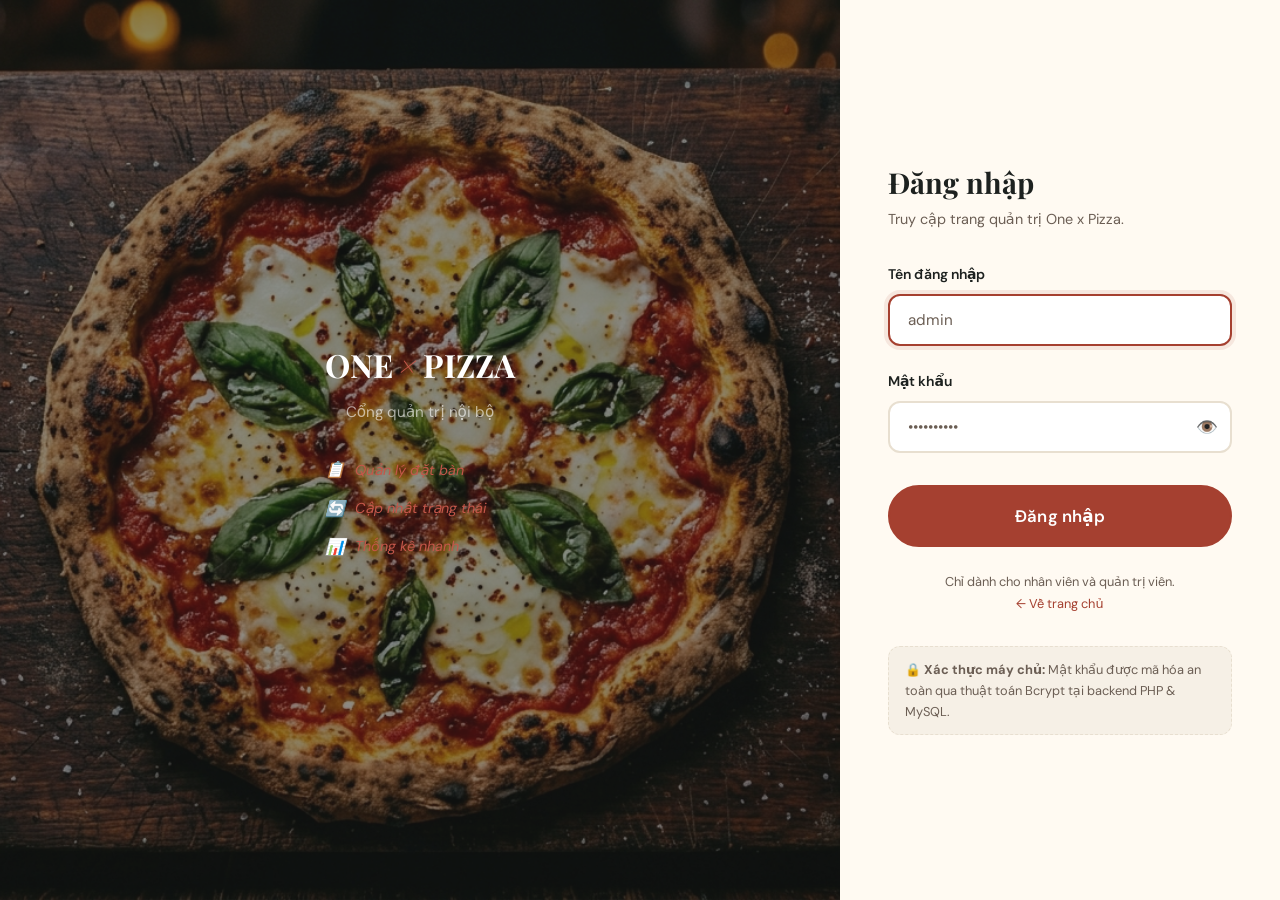
<file: admin/dashboard.html>
<!DOCTYPE html>
<html lang="vi">
<head>
  <meta charset="UTF-8">
  <meta name="viewport" content="width=device-width, initial-scale=1.0">
  <title>Dashboard Quản trị Đặt bàn — ONE × PIZZA</title>
  <meta name="robots" content="noindex, nofollow">
  <link rel="stylesheet" href="../css/style.css">
  <style>
    body { background: #F0EDE8; }

    .topbar-admin {
      background: var(--white);
      border-bottom: 1px solid var(--border);
      padding: 0 32px;
      height: 64px;
      display: flex;
      align-items: center;
      justify-content: space-between;
      position: sticky;
      top: 0;
      z-index: 100;
      box-shadow: var(--shadow-sm);
    }
    .topbar-logo {
      font-family: var(--font-display);
      font-size: 1.2rem;
      font-weight: 700;
      color: var(--dark);
    }
    .topbar-logo span { color: var(--red); }
    .topbar-right { display: flex; align-items: center; gap: 12px; }
    .topbar-user {
      font-size: .85rem;
      color: var(--text-muted);
      display: flex;
      align-items: center;
      gap: 8px;
    }

    .dashboard-body {
      padding: 32px;
      max-width: 1300px;
      margin: 0 auto;
    }

    .section-title {
      font-family: var(--font-display);
      font-size: 1.4rem;
      color: var(--dark);
      margin-bottom: 20px;
    }

    /* Filter & Search Bar */
    .filter-bar {
      display: flex;
      gap: 12px;
      align-items: center;
      justify-content: space-between;
      flex-wrap: wrap;
      padding: 16px 20px;
      background: #faf8f5;
      border-bottom: 1px solid var(--border);
    }

    .status-filter {
      display: flex;
      gap: 8px;
      flex-wrap: wrap;
    }
    .status-filter-btn {
      padding: 6px 16px;
      border-radius: 50px;
      font-size: .85rem;
      font-weight: 600;
      cursor: pointer;
      border: 2px solid var(--border);
      background: var(--white);
      color: var(--text-muted);
      transition: all var(--transition);
    }
    .status-filter-btn.active { background: var(--dark); color: var(--white); border-color: var(--dark); }
    .status-filter-btn[data-s="pending"].active   { background: #b07d12; border-color: #b07d12; }
    .status-filter-btn[data-s="confirmed"].active { background: var(--olive); border-color: var(--olive); }
    .status-filter-btn[data-s="completed"].active { background: #2563eb; border-color: #2563eb; }
    .status-filter-btn[data-s="cancelled"].active { background: #c0392b; border-color: #c0392b; }

    .search-group {
      display: flex;
      gap: 8px;
      align-items: center;
      flex-wrap: wrap;
    }
    .search-input {
      padding: 8px 14px;
      border: 1px solid var(--border);
      border-radius: var(--radius-md);
      font-size: .85rem;
      background: var(--white);
      min-width: 220px;
    }
    .date-filter {
      padding: 7px 12px;
      border: 1px solid var(--border);
      border-radius: var(--radius-md);
      font-size: .85rem;
      background: var(--white);
    }

    /* Table responsive wrapper */
    .table-responsive { overflow-x: auto; }

    .badge-completed {
      background: #dbeafe;
      color: #1e40af;
    }

    .res-detail-row {
      background: #fbf9f6;
      font-size: .85rem;
      color: var(--text-muted);
    }
    .res-detail-row td { padding: 12px 20px; border-bottom: 1px solid var(--border); }

    .toast {
      position: fixed;
      bottom: 24px;
      right: 24px;
      background: var(--dark);
      color: var(--white);
      padding: 14px 20px;
      border-radius: var(--radius-md);
      font-size: .9rem;
      box-shadow: var(--shadow-lg);
      z-index: 9999;
      transform: translateY(80px);
      opacity: 0;
      transition: all .3s ease;
    }
    .toast.show {
      transform: translateY(0);
      opacity: 1;
    }

    .db-sync-badge {
      display: inline-flex;
      align-items: center;
      gap: 6px;
      background: #e8f5e9;
      color: #2e7d32;
      padding: 4px 10px;
      border-radius: 20px;
      font-size: 0.75rem;
      font-weight: 600;
    }

    @media (max-width: 900px) {
      .admin-stats { grid-template-columns: repeat(2, 1fr) !important; }
      .filter-bar { flex-direction: column; align-items: stretch; }
    }
    @media (max-width: 500px) {
      .admin-stats { grid-template-columns: 1fr !important; }
      .dashboard-body { padding: 16px; }
      .topbar-admin { padding: 0 16px; }
    }
  </style>
</head>
<body>

  <!-- ═══ TOP BAR ════════════════════════════════════════ -->
  <div class="topbar-admin">
    <div style="display:flex;align-items:center;gap:12px">
      <div class="topbar-logo">ONE <span>×</span> PIZZA <span style="font-size:.75rem;color:var(--text-muted);font-family:var(--font-body);font-weight:400">Admin</span></div>
      <span class="db-sync-badge" title="Dữ liệu được lưu trữ và đồng bộ hóa qua máy chủ PHP &amp; MySQL">
        <span>●</span> CSDL Trực tuyến
      </span>
    </div>
    <div class="topbar-right">
      <div class="topbar-user">
        <span>👤</span>
        <strong id="admin-username">admin</strong>
      </div>
      <a href="../index.html" class="btn btn-ghost btn-sm" id="view-site-btn" target="_blank">🌐 Xem site</a>
      <button class="btn btn-outline btn-sm" id="logout-btn">🚪 Đăng xuất</button>
    </div>
  </div>

  <!-- ═══ DASHBOARD BODY ════════════════════════════════ -->
  <div class="dashboard-body">

    <!-- Stats cards -->
    <div class="admin-stats" id="stats-grid" style="display:grid;grid-template-columns:repeat(5,1fr);gap:16px;margin-bottom:28px">
      <div class="stat-card">
        <h3>Tổng đặt bàn</h3>
        <div class="stat-num" id="stat-total">—</div>
      </div>
      <div class="stat-card red">
        <h3>Chờ xác nhận</h3>
        <div class="stat-num" id="stat-pending">—</div>
      </div>
      <div class="stat-card olive">
        <h3>Đã xác nhận</h3>
        <div class="stat-num" id="stat-confirmed">—</div>
      </div>
      <div class="stat-card" style="border-top:4px solid #2563eb">
        <h3>Hoàn thành</h3>
        <div class="stat-num" id="stat-completed" style="color:#2563eb">—</div>
      </div>
      <div class="stat-card">
        <h3>Đã hủy</h3>
        <div class="stat-num" id="stat-cancelled">—</div>
      </div>
    </div>

    <!-- Reservations table -->
    <div class="admin-table-wrap">
      <div class="admin-table-head">
        <div>
          <h2 class="section-title" style="margin-bottom:4px">📋 Quản lý Đặt bàn Nhà hàng</h2>
          <p style="font-size:0.85rem;color:var(--text-muted);margin:0">Cơ sở: 79 Hồ Tùng Mậu, Hà Nội — Đồng bộ dữ liệu liên thiết bị qua MySQL</p>
        </div>
        <div class="topbar-right">
          <button class="btn btn-outline btn-sm" id="refresh-btn" title="Tải lại từ máy chủ">🔄 Làm mới</button>
        </div>
      </div>

      <!-- Filter & Search Controls -->
      <div class="filter-bar">
        <!-- Status filter -->
        <div class="status-filter" id="status-filter" role="group" aria-label="Lọc theo trạng thái">
          <button class="status-filter-btn active" data-s="all">Tất cả</button>
          <button class="status-filter-btn" data-s="pending">⏳ Chờ xác nhận</button>
          <button class="status-filter-btn" data-s="confirmed">✅ Đã xác nhận</button>
          <button class="status-filter-btn" data-s="completed">🎉 Hoàn thành</button>
          <button class="status-filter-btn" data-s="cancelled">❌ Đã hủy</button>
        </div>

        <!-- Search and Date Filter -->
        <div class="search-group">
          <input type="text" class="search-input" id="search-input" placeholder="🔍 Tìm mã, tên, SĐT...">
          <input type="date" class="date-filter" id="date-filter" title="Lọc theo ngày đặt bàn">
          <button class="btn btn-ghost btn-sm" id="clear-filters-btn" title="Xóa bộ lọc" style="display:none">✖ Xóa lọc</button>
        </div>
      </div>

      <div class="table-responsive">
        <table id="res-table">
          <thead>
            <tr>
              <th>Mã đặt bàn</th>
              <th>Khách hàng</th>
              <th>Ngày & Giờ</th>
              <th>Số khách</th>
              <th>Trạng thái</th>
              <th>Thao tác</th>
            </tr>
          </thead>
          <tbody id="res-tbody">
            <!-- Rendered by JS -->
          </tbody>
        </table>
      </div>

      <div id="no-reservations" style="display:none;text-align:center;padding:48px 24px;color:var(--text-muted)">
        <div style="font-size:3rem;margin-bottom:12px">📭</div>
        <p id="no-res-text">Không tìm thấy đơn đặt bàn nào phù hợp.</p>
      </div>
    </div>

  </div>

  <!-- Toast notification -->
  <div class="toast" id="toast" role="status" aria-live="polite"></div>

  <script src="../js/data.js"></script>
  <script src="../js/db.js"></script>
  <script>
    let currentFilter = 'all';
    let currentDateFilter = '';
    let currentSearch = '';
    let searchDebounce = null;

    document.addEventListener('DOMContentLoaded', async function () {
      // 1. Kiểm tra xác thực token với backend
      if (!adminIsLoggedIn()) {
        location.href = 'index.html';
        return;
      }

      const isValid = await apiAdminVerifySession();
      if (!isValid) {
        adminClearSession();
        location.href = 'index.html';
        return;
      }

      const profile = adminGetProfile();
      if (profile && profile.username) {
        document.getElementById('admin-username').textContent = profile.full_name ? `${profile.full_name} (${profile.username})` : profile.username;
      }

      // 2. Đăng xuất
      document.getElementById('logout-btn').addEventListener('click', async function () {
        await apiAdminLogout();
        location.href = 'index.html';
      });

      // 3. Nút Làm mới
      document.getElementById('refresh-btn').addEventListener('click', async function () {
        this.disabled = true;
        this.textContent = '⏳ Đang tải…';
        await renderAll();
        this.disabled = false;
        this.textContent = '🔄 Làm mới';
        showToast('Đã đồng bộ dữ liệu mới nhất từ máy chủ.');
      });

      // 4. Lọc theo trạng thái
      document.getElementById('status-filter').addEventListener('click', function (e) {
        const btn = e.target.closest('.status-filter-btn');
        if (!btn) return;
        document.querySelectorAll('.status-filter-btn').forEach(b => b.classList.remove('active'));
        btn.classList.add('active');
        currentFilter = btn.dataset.s;
        updateClearBtn();
        renderTable();
      });

      // 5. Tìm kiếm theo từ khóa (Mã, Tên, Số điện thoại)
      document.getElementById('search-input').addEventListener('input', function (e) {
        clearTimeout(searchDebounce);
        currentSearch = e.target.value.trim();
        updateClearBtn();
        searchDebounce = setTimeout(() => {
          renderTable();
        }, 300);
      });

      // 6. Lọc theo ngày đặt bàn
      document.getElementById('date-filter').addEventListener('change', function (e) {
        currentDateFilter = e.target.value;
        updateClearBtn();
        renderTable();
      });

      // 7. Xóa bộ lọc
      document.getElementById('clear-filters-btn').addEventListener('click', function () {
        currentFilter = 'all';
        currentDateFilter = '';
        currentSearch = '';
        document.getElementById('search-input').value = '';
        document.getElementById('date-filter').value = '';
        document.querySelectorAll('.status-filter-btn').forEach(b => {
          b.classList.toggle('active', b.dataset.s === 'all');
        });
        updateClearBtn();
        renderTable();
      });

      await renderAll();
    });

    function updateClearBtn() {
      const hasFilter = currentFilter !== 'all' || currentDateFilter !== '' || currentSearch !== '';
      document.getElementById('clear-filters-btn').style.display = hasFilter ? 'inline-block' : 'none';
    }

    async function renderAll() {
      await Promise.all([
        renderStats(),
        renderTable()
      ]);
    }

    async function renderStats() {
      try {
        const stats = await apiGetStats();
        document.getElementById('stat-total').textContent     = stats.total;
        document.getElementById('stat-pending').textContent   = stats.pending;
        document.getElementById('stat-confirmed').textContent = stats.confirmed;
        document.getElementById('stat-completed').textContent = stats.completed || 0;
        document.getElementById('stat-cancelled').textContent = stats.cancelled;
      } catch (err) {
        console.warn('Lỗi tải thống kê:', err);
      }
    }

    async function renderTable() {
      const tbody = document.getElementById('res-tbody');
      const noEl  = document.getElementById('no-reservations');

      tbody.innerHTML = '<tr><td colspan="6" style="text-align:center;padding:24px;color:var(--text-muted)">⏳ Đang tải dữ liệu từ máy chủ...</td></tr>';
      noEl.style.display = 'none';

      try {
        const filters = {
          status: currentFilter,
          date: currentDateFilter,
          search: currentSearch
        };

        const reservations = await apiGetReservations(filters);

        if (!reservations.length) {
          tbody.innerHTML = '';
          noEl.style.display = '';
          return;
        }

        noEl.style.display = 'none';

        tbody.innerHTML = reservations.map(r => {
          const statusLabels = {
            pending:   '⏳ Chờ xác nhận',
            confirmed: '✅ Đã xác nhận',
            completed: '🎉 Hoàn thành',
            cancelled: '❌ Đã hủy'
          };
          const badgeClasses = {
            pending:   'badge-pending',
            confirmed: 'badge-confirmed',
            completed: 'badge-completed',
            cancelled: 'badge-cancelled'
          };

          return `
            <tr id="row-${r.id}">
              <td>
                <strong style="color:var(--red);font-size:.88rem;letter-spacing:0.5px">${r.referenceCode}</strong>
              </td>
              <td>
                <strong style="color:var(--dark)">${escHtml(r.customerName)}</strong><br>
                <a href="tel:${escHtml(r.phone)}" style="font-size:.82rem;color:var(--text-muted);text-decoration:none">📞 ${escHtml(r.phone)}</a>
              </td>
              <td>
                <strong>${formatDate(r.bookingDate)}</strong><br>
                <span style="font-size:.85rem;color:var(--text-muted)">⏰ ${r.bookingTime}</span>
              </td>
              <td>
                <span style="font-weight:700;font-size:1.05rem">${r.partySize}</span>
                <span style="color:var(--text-muted);font-size:.85rem"> khách</span>
              </td>
              <td>
                <span class="badge ${badgeClasses[r.status] || ''}">${statusLabels[r.status] || r.status}</span>
              </td>
              <td>
                ${renderStatusSelect(r)}
                <button class="btn btn-ghost btn-sm" onclick="toggleDetails('${r.id}')" style="margin-top:4px;font-size:.78rem">
                  🔍 Chi tiết
                </button>
              </td>
            </tr>
            <tr class="res-detail-row" id="detail-${r.id}" style="display:none">
              <td colspan="6">
                <div style="display:flex;flex-direction:column;gap:6px;line-height:1.6">
                  <div>📝 <strong>Ghi chú của khách:</strong> ${r.note ? escHtml(r.note) : '<em>(Không có ghi chú)</em>'}</div>
                  ${r.adminNote ? `<div>🔒 <strong>Ghi chú nội bộ:</strong> ${escHtml(r.adminNote)}</div>` : ''}
                  <div style="font-size:.8rem;color:#78716c;margin-top:4px">
                    <span>🕒 Đặt lúc: <strong>${formatDateTime(r.createdAt)}</strong></span>
                    ${r.updatedAt && r.updatedAt !== r.createdAt ? ` &nbsp;|&nbsp; <span>🔄 Cập nhật lần cuối: <strong>${formatDateTime(r.updatedAt)}</strong></span>` : ''}
                  </div>
                </div>
              </td>
            </tr>
          `;
        }).join('');

      } catch (err) {
        tbody.innerHTML = `<tr><td colspan="6" style="text-align:center;padding:24px;color:#c0392b">⚠️ ${escHtml(err.message)}</td></tr>`;
      }
    }

    function renderStatusSelect(r) {
      // Logic phân quyền và chuyển đổi trạng thái hợp lý:
      // pending -> confirmed / cancelled
      // confirmed -> completed / cancelled
      // completed -> đã hoàn thành
      // cancelled -> có thể mở lại pending
      if (r.status === 'completed') {
        return `<span style="font-size:.82rem;color:#2563eb;font-weight:600">✓ Đã phục vụ</span>`;
      }

      let options = '';
      if (r.status === 'pending') {
        options = `
          <option value="pending" selected>⏳ Chờ xác nhận</option>
          <option value="confirmed">✅ Xác nhận bàn</option>
          <option value="cancelled">❌ Từ chối / Hủy</option>
        `;
      } else if (r.status === 'confirmed') {
        options = `
          <option value="confirmed" selected>✅ Đã xác nhận</option>
          <option value="completed">🎉 Khách đã đến (Hoàn thành)</option>
          <option value="cancelled">❌ Khách hủy bàn</option>
        `;
      } else if (r.status === 'cancelled') {
        options = `
          <option value="cancelled" selected>❌ Đã hủy</option>
          <option value="pending">🔄 Mở lại (Chờ duyệt)</option>
        `;
      }

      return `
        <select class="status-select" data-id="${r.id}" 
                aria-label="Cập nhật trạng thái ${r.referenceCode}"
                onchange="handleStatusChange('${r.id}', this.value)">
          ${options}
        </select>
      `;
    }

    async function handleStatusChange(id, newStatus) {
      try {
        let adminNote = '';
        if (newStatus === 'cancelled') {
          adminNote = prompt('Lý do từ chối/hủy (tùy chọn):', '') || '';
        }

        const result = await apiUpdateReservationStatus(id, newStatus, adminNote);
        showToast(`Cập nhật thành công: ${getStatusName(newStatus)}`);
        await renderAll();
      } catch (err) {
        alert('Lỗi cập nhật trạng thái: ' + err.message);
        await renderTable(); // hoàn tác dropdown về trạng thái cũ
      }
    }

    function getStatusName(status) {
      switch (status) {
        case 'pending': return 'Chờ xác nhận';
        case 'confirmed': return 'Đã xác nhận';
        case 'completed': return 'Hoàn thành';
        case 'cancelled': return 'Đã hủy';
        default: return status;
      }
    }

    function toggleDetails(id) {
      const row = document.getElementById('detail-' + id);
      if (row) {
        row.style.display = row.style.display === 'none' ? '' : 'none';
      }
    }

    function showToast(msg) {
      const t = document.getElementById('toast');
      t.textContent = msg;
      t.classList.add('show');
      setTimeout(() => t.classList.remove('show'), 3000);
    }

    function escHtml(str) {
      if (!str) return '';
      return String(str)
        .replace(/&/g, '&amp;')
        .replace(/</g, '&lt;')
        .replace(/>/g, '&gt;')
        .replace(/"/g, '&quot;');
    }
  </script>
</body>
</html>
</file>
<file: css/style.css>
/* ============================================================
   ONE × PIZZA — Design System
   Brand palette, typography, layout, components, animations
   ============================================================ */

@import url('https://fonts.googleapis.com/css2?family=Playfair+Display:ital,wght@0,400;0,600;0,700;1,400;1,600&family=DM+Sans:ital,opsz,wght@0,9..40,300;0,9..40,400;0,9..40,500;0,9..40,600;1,9..40,300&display=swap');

/* ── Design Tokens ── */
:root {
  --cream:        #F6F0E6;
  --bg:           #FFFAF2;
  --red:          #A54030;
  --red-dark:     #8B3426;
  --red-light:    #C4574A;
  --olive:        #596747;
  --olive-light:  #6D7D5A;
  --dark:         #1D211F;
  --text:         #241D19;
  --text-muted:   #6B5E54;
  --border:       #E8DFD0;
  --white:        #FFFFFF;

  --font-display: 'Playfair Display', Georgia, 'Times New Roman', serif;
  --font-body:    'DM Sans', system-ui, -apple-system, sans-serif;

  --shadow-sm:    0 2px 8px rgba(29,33,31,.08);
  --shadow-md:    0 4px 20px rgba(29,33,31,.12);
  --shadow-lg:    0 12px 48px rgba(29,33,31,.16);
  --shadow-xl:    0 24px 80px rgba(29,33,31,.22);

  --radius-sm:    6px;
  --radius-md:    12px;
  --radius-lg:    20px;
  --radius-xl:    32px;

  --transition:   0.28s cubic-bezier(.4,0,.2,1);
  --transition-slow: 0.5s cubic-bezier(.4,0,.2,1);

  --container:    1200px;
  --header-h:     76px;
}

/* ── Reset & Base ── */
*, *::before, *::after { box-sizing: border-box; margin: 0; padding: 0; }

html {
  font-size: 16px;
  scroll-behavior: smooth;
  -webkit-text-size-adjust: 100%;
}

body {
  font-family: var(--font-body);
  background: var(--bg);
  color: var(--text);
  line-height: 1.65;
  overflow-x: hidden;
  min-height: 100vh;
}

img {
  max-width: 100%;
  height: auto;
  display: block;
}

a {
  color: inherit;
  text-decoration: none;
  transition: color var(--transition);
}

button {
  font-family: var(--font-body);
  cursor: pointer;
  border: none;
  background: none;
}

input, textarea, select {
  font-family: var(--font-body);
}

ul, ol { list-style: none; }

/* ── Layout ── */
.container {
  max-width: var(--container);
  margin: 0 auto;
  padding: 0 24px;
}

@media (max-width: 768px) {
  .container { padding: 0 16px; }
}

.section {
  padding: 96px 0;
}

.section--sm { padding: 64px 0; }
.section--lg { padding: 128px 0; }

@media (max-width: 768px) {
  .section { padding: 64px 0; }
  .section--lg { padding: 80px 0; }
}

/* ── Typography ── */
h1, h2, h3, h4, h5 {
  font-family: var(--font-display);
  line-height: 1.2;
  color: var(--dark);
}

.display-1 {
  font-size: clamp(2.8rem, 6vw, 5rem);
  font-weight: 700;
  letter-spacing: -.02em;
}
.display-2 {
  font-size: clamp(2rem, 4vw, 3.2rem);
  font-weight: 600;
}
.heading-1 {
  font-size: clamp(1.8rem, 3vw, 2.5rem);
  font-weight: 600;
}
.heading-2 {
  font-size: clamp(1.4rem, 2.5vw, 2rem);
  font-weight: 600;
}
.heading-3 {
  font-size: clamp(1.15rem, 2vw, 1.4rem);
  font-weight: 600;
}

.body-lg  { font-size: 1.1rem; }
.body-sm  { font-size: 0.875rem; }
.caption  { font-size: 0.8rem; text-transform: uppercase; letter-spacing: .08em; font-weight: 500; }

.text-muted  { color: var(--text-muted); }
.text-red    { color: var(--red); }
.text-olive  { color: var(--olive); }
.text-cream  { color: var(--cream); }
.text-white  { color: var(--white); }
.text-center { text-align: center; }

/* ── Section Label ── */
.section-label {
  display: inline-flex;
  align-items: center;
  gap: 8px;
  font-size: 0.75rem;
  font-weight: 600;
  letter-spacing: .12em;
  text-transform: uppercase;
  color: var(--red);
  margin-bottom: 16px;
}
.section-label::before,
.section-label::after {
  content: '';
  display: block;
  width: 24px;
  height: 1px;
  background: var(--red);
  opacity: .5;
}

.section-header {
  text-align: center;
  margin-bottom: 56px;
}
.section-header p {
  margin-top: 16px;
  font-size: 1.05rem;
  color: var(--text-muted);
  max-width: 560px;
  margin-left: auto;
  margin-right: auto;
}

/* ── Buttons ── */
.btn {
  display: inline-flex;
  align-items: center;
  gap: 8px;
  padding: 14px 28px;
  border-radius: 50px;
  font-size: 0.95rem;
  font-weight: 600;
  letter-spacing: .01em;
  transition: all var(--transition);
  white-space: nowrap;
  cursor: pointer;
  border: 2px solid transparent;
  text-decoration: none;
}

.btn-primary {
  background: var(--red);
  color: var(--white);
  border-color: var(--red);
}
.btn-primary:hover {
  background: var(--red-dark);
  border-color: var(--red-dark);
  transform: translateY(-2px);
  box-shadow: 0 8px 24px rgba(165,64,48,.35);
  color: var(--white);
}

.btn-outline {
  background: transparent;
  color: var(--dark);
  border-color: var(--border);
}
.btn-outline:hover {
  border-color: var(--red);
  color: var(--red);
  transform: translateY(-2px);
}

.btn-ghost {
  background: transparent;
  color: var(--text-muted);
  padding: 10px 16px;
}
.btn-ghost:hover { color: var(--red); }

.btn-sm { padding: 10px 20px; font-size: 0.875rem; }
.btn-lg { padding: 18px 36px; font-size: 1.05rem; }

.btn--olive {
  background: var(--olive);
  color: var(--white);
  border-color: var(--olive);
}
.btn--olive:hover {
  background: var(--olive-light);
  border-color: var(--olive-light);
  transform: translateY(-2px);
}

/* ── Header / Navigation ── */
.site-header {
  position: fixed;
  top: 0;
  left: 0;
  right: 0;
  z-index: 1000;
  height: var(--header-h);
  display: flex;
  align-items: center;
  background: rgba(255,250,242,.92);
  backdrop-filter: blur(16px);
  -webkit-backdrop-filter: blur(16px);
  border-bottom: 1px solid transparent;
  transition: all var(--transition);
}
.site-header.scrolled {
  border-bottom-color: var(--border);
  box-shadow: var(--shadow-sm);
}

.header-inner {
  display: flex;
  align-items: center;
  justify-content: space-between;
  width: 100%;
}

.site-logo {
  font-family: var(--font-display);
  font-size: 1.35rem;
  font-weight: 700;
  color: var(--dark);
  letter-spacing: -.01em;
  display: flex;
  align-items: center;
  gap: 4px;
}
.site-logo span { color: var(--red); }

.nav-links {
  display: flex;
  align-items: center;
  gap: 4px;
}

.nav-links a {
  padding: 8px 14px;
  border-radius: var(--radius-sm);
  font-size: 0.95rem;
  font-weight: 500;
  color: var(--text-muted);
  transition: all var(--transition);
}
.nav-links a:hover,
.nav-links a.active {
  color: var(--red);
  background: rgba(165,64,48,.06);
}

.nav-cta {
  margin-left: 12px;
}

/* ── Hamburger ── */
.hamburger {
  display: none;
  flex-direction: column;
  justify-content: center;
  gap: 5px;
  width: 40px;
  height: 40px;
  padding: 6px;
  border-radius: var(--radius-sm);
  cursor: pointer;
  background: none;
  border: none;
  transition: background var(--transition);
}
.hamburger:hover { background: var(--cream); }
.hamburger span {
  display: block;
  height: 2px;
  background: var(--dark);
  border-radius: 2px;
  transition: all var(--transition);
}
.hamburger.open span:nth-child(1) { transform: translateY(7px) rotate(45deg); }
.hamburger.open span:nth-child(2) { opacity: 0; transform: scaleX(0); }
.hamburger.open span:nth-child(3) { transform: translateY(-7px) rotate(-45deg); }

.mobile-nav {
  display: none;
  position: fixed;
  top: var(--header-h);
  left: 0;
  right: 0;
  background: var(--bg);
  border-bottom: 1px solid var(--border);
  padding: 16px 24px 24px;
  z-index: 999;
  box-shadow: var(--shadow-md);
  animation: slideDown .28s ease;
}
.mobile-nav.open { display: block; }
.mobile-nav a {
  display: block;
  padding: 14px 0;
  font-size: 1.05rem;
  font-weight: 500;
  color: var(--text);
  border-bottom: 1px solid var(--border);
}
.mobile-nav a:last-of-type { border-bottom: none; }
.mobile-nav a:hover, .mobile-nav a.active { color: var(--red); }
.mobile-nav .btn { margin-top: 16px; width: 100%; justify-content: center; }

@keyframes slideDown {
  from { opacity: 0; transform: translateY(-12px); }
  to   { opacity: 1; transform: translateY(0); }
}

@media (max-width: 900px) {
  .hamburger { display: flex; }
  .nav-links, .nav-cta { display: none; }
}

/* ── Page Wrapper (offset for fixed header) ── */
.page-main { padding-top: var(--header-h); }

/* ── Hero ── */
.hero {
  position: relative;
  min-height: calc(100vh - var(--header-h));
  display: flex;
  align-items: center;
  overflow: hidden;
  background: var(--dark);
}

.hero-bg {
  position: absolute;
  inset: 0;
  background-image: url('../images/hero-pizza.png');
  background-size: cover;
  background-position: center;
  opacity: .45;
  transform: scale(1.05);
  transition: transform 8s ease;
}
.hero:hover .hero-bg { transform: scale(1); }

.hero-overlay {
  position: absolute;
  inset: 0;
  background: linear-gradient(
    135deg,
    rgba(29,33,31,.78) 0%,
    rgba(165,64,48,.3) 60%,
    rgba(89,103,71,.25) 100%
  );
}

.hero-content {
  position: relative;
  z-index: 1;
  max-width: 700px;
}

.hero-wordmark {
  font-family: var(--font-display);
  font-size: clamp(3rem, 8vw, 6.5rem);
  font-weight: 700;
  color: var(--white);
  line-height: 1;
  letter-spacing: -.03em;
  margin-bottom: 4px;
}
.hero-wordmark .x { color: var(--red-light); font-style: italic; }

.hero-tagline {
  font-family: var(--font-display);
  font-size: clamp(1.1rem, 2.5vw, 1.5rem);
  color: rgba(255,255,255,.75);
  font-style: italic;
  margin: 12px 0 8px;
}

.hero-sub {
  font-size: 1rem;
  color: rgba(255,255,255,.55);
  margin-bottom: 40px;
}

.hero-actions {
  display: flex;
  gap: 16px;
  flex-wrap: wrap;
}

.hero-scroll {
  position: absolute;
  bottom: 32px;
  left: 50%;
  transform: translateX(-50%);
  display: flex;
  flex-direction: column;
  align-items: center;
  gap: 8px;
  color: rgba(255,255,255,.4);
  font-size: 0.75rem;
  letter-spacing: .1em;
  text-transform: uppercase;
  animation: bounce 2s ease infinite;
}
.hero-scroll-line {
  width: 1px;
  height: 40px;
  background: linear-gradient(to bottom, rgba(255,255,255,.4), transparent);
}

@keyframes bounce {
  0%, 100% { transform: translateX(-50%) translateY(0); }
  50%       { transform: translateX(-50%) translateY(6px); }
}

/* ── Cards ── */
.card {
  background: var(--white);
  border-radius: var(--radius-lg);
  overflow: hidden;
  box-shadow: var(--shadow-sm);
  transition: all var(--transition);
  border: 1px solid var(--border);
}
.card:hover {
  box-shadow: var(--shadow-lg);
  transform: translateY(-6px);
}

.card-img {
  width: 100%;
  aspect-ratio: 4/3;
  object-fit: cover;
  background: var(--cream);
  display: flex;
  align-items: center;
  justify-content: center;
  font-size: 3rem;
  flex-shrink: 0;
}
.card-img img {
  width: 100%;
  height: 100%;
  object-fit: cover;
}

.card-body { padding: 20px 24px 24px; }
.card-title {
  font-family: var(--font-display);
  font-size: 1.2rem;
  font-weight: 600;
  color: var(--dark);
  margin-bottom: 8px;
}
.card-desc {
  font-size: 0.9rem;
  color: var(--text-muted);
  line-height: 1.6;
  margin-bottom: 12px;
}
.card-price {
  font-size: 1.1rem;
  font-weight: 600;
  color: var(--red);
}

/* ── Grid Layouts ── */
.grid-3 {
  display: grid;
  grid-template-columns: repeat(3, 1fr);
  gap: 28px;
}
.grid-4 {
  display: grid;
  grid-template-columns: repeat(4, 1fr);
  gap: 24px;
}
.grid-2 {
  display: grid;
  grid-template-columns: repeat(2, 1fr);
  gap: 40px;
  align-items: center;
}


/* ── Menu teaser 5-item: hàng 1 có 3 món, hàng 2 có 2 món căn giữa ── */
.menu-teaser-grid-5 {
  display: grid;
  grid-template-columns: repeat(6, 1fr);
  gap: 28px;
}
.menu-teaser-grid-5 .menu-card:nth-child(1) { grid-column: 1 / 3; }
.menu-teaser-grid-5 .menu-card:nth-child(2) { grid-column: 3 / 5; }
.menu-teaser-grid-5 .menu-card:nth-child(3) { grid-column: 5 / 7; }
.menu-teaser-grid-5 .menu-card:nth-child(4) { grid-column: 2 / 4; }
.menu-teaser-grid-5 .menu-card:nth-child(5) { grid-column: 4 / 6; }

@media (max-width: 1024px) {
  .grid-4 { grid-template-columns: repeat(2, 1fr); }
  .menu-teaser-grid-5 {
    grid-template-columns: repeat(2, 1fr);
  }
  .menu-teaser-grid-5 .menu-card:nth-child(n) { grid-column: auto; }
}
@media (max-width: 900px) {
  .grid-3 { grid-template-columns: repeat(2, 1fr); }
  .grid-2 { grid-template-columns: 1fr; }
}
@media (max-width: 600px) {
  .grid-3, .grid-4 { grid-template-columns: 1fr; }
  .menu-teaser-grid-5 {
    grid-template-columns: 1fr;
  }
  .menu-teaser-grid-5 .menu-card:nth-child(n) { grid-column: auto; }
}

/* ── Story Carousel ── */

/* Container riêng — thoát khỏi .container 1200px */
.story-container {
  width: 100%;
  max-width: 1600px;
  margin: 0 auto;
  padding: 0 48px;
  box-sizing: border-box;
}

/* Wrapper bao carousel + nút nav */
.story-carousel-wrap {
  position: relative;
}

/* Carousel scroll ngang */
.story-carousel {
  display: flex;
  overflow-x: auto;
  scroll-snap-type: x mandatory;
  scrollbar-width: none;
  -ms-overflow-style: none;
  cursor: grab;
  border-radius: var(--radius-xl);
  /* KHÔNG overflow:hidden — để card hiển thị đầy đủ */
}
.story-carousel::-webkit-scrollbar { display: none; }
.story-carousel:active { cursor: grabbing; }

/* Mỗi slide chiếm đúng 100% chiều rộng carousel */
.story-card {
  min-width: 100%;      /* scroll-snap item */
  width: 100%;
  scroll-snap-align: start;
  flex-shrink: 0;
  display: flex;
  flex-direction: column;
  background: var(--cream);
  border-radius: var(--radius-xl);
  overflow: hidden;     /* chỉ clip ảnh, KHÔNG clip text */
}

/* Ảnh trên — bo góc trên, không bao giờ cắt text */
.story-card__img {
  width: 100%;
  aspect-ratio: 16 / 7;
  overflow: hidden;
  flex-shrink: 0;
}
.story-card__img img {
  width: 100%;
  height: 100%;
  object-fit: cover;
  object-position: center 30%;
  display: block;
  transition: transform 0.6s ease;
}
.story-card:hover .story-card__img img { transform: scale(1.03); }

/* Text dưới — flex item, min-width:0 ngăn overflow */
.story-card__text {
  min-width: 0;           /* ngăn flex child tràn ngang */
  width: 100%;
  box-sizing: border-box;
  padding: 48px 64px 56px;
  /* Giới hạn chiều rộng văn bản để dễ đọc */
  max-width: 860px;
}
.story-card__text p,
.story-card__text h2 {
  word-wrap: break-word;
  overflow-wrap: break-word;
  white-space: normal;    /* bắt buộc xuống dòng */
  min-width: 0;
}

/* Nav buttons — nằm hai bên, căn giữa phần ảnh */
.story-nav {
  position: absolute;
  /* Phần ảnh aspect 16/7 ≈ 43.75% height → giữa = 21.875% */
  top: 22%;
  transform: translateY(-50%);
  width: 48px;
  height: 48px;
  border-radius: 50%;
  border: none;
  background: rgba(255,255,255,.88);
  backdrop-filter: blur(8px);
  -webkit-backdrop-filter: blur(8px);
  color: var(--dark);
  font-size: 1.3rem;
  cursor: pointer;
  z-index: 20;
  transition: background 0.2s, transform 0.2s, box-shadow 0.2s;
  display: flex;
  align-items: center;
  justify-content: center;
  box-shadow: 0 2px 16px rgba(0,0,0,.18);
}
.story-nav:hover {
  background: var(--red);
  color: #fff;
  transform: translateY(-50%) scale(1.1);
  box-shadow: 0 4px 24px rgba(165,64,48,.4);
}
.story-nav--prev { left: 16px; }
.story-nav--next { right: 16px; }

/* Dots — chính giữa bên dưới */
.story-dots {
  display: flex;
  justify-content: center;
  gap: 8px;
  margin-top: 20px;
}
.story-dot {
  width: 8px;
  height: 8px;
  border-radius: 50%;
  background: var(--border);
  cursor: pointer;
  transition: background 0.2s, width 0.2s;
}
.story-dot.active {
  background: var(--red);
  width: 24px;
  border-radius: 4px;
}

/* ── Responsive ── */
@media (max-width: 1200px) {
  .story-container { padding: 0 40px; }
}
@media (max-width: 900px) {
  .story-container { padding: 0 24px; }
  .story-card__img { aspect-ratio: 4 / 3; }
  .story-card__text { padding: 36px 32px 40px; }
  .story-nav { width: 40px; height: 40px; font-size: 1.1rem; }
}
@media (max-width: 600px) {
  .story-container { padding: 0 16px; }
  .story-card__text { padding: 28px 20px 32px; }
  .story-nav { display: none; }  /* mobile dùng swipe */
}





/* ── Teaser Section Blocks ── */
.teaser-block {
  background: var(--cream);
  border-radius: var(--radius-xl);
  padding: 56px;
  display: flex;
  align-items: center;
  gap: 48px;
  overflow: hidden;
  position: relative;
}

.teaser-block--reverse { flex-direction: row-reverse; }

.teaser-block__text { flex: 1; }
.teaser-block__visual {
  flex: 1;
  border-radius: var(--radius-lg);
  overflow: hidden;
  aspect-ratio: 4/3;
  background: var(--border);
  display: flex;
  align-items: center;
  justify-content: center;
  font-size: 5rem;
}

@media (max-width: 768px) {
  .teaser-block {
    flex-direction: column;
    padding: 32px 24px;
    gap: 28px;
  }
  .teaser-block--reverse { flex-direction: column; }
  .teaser-block__visual { width: 100%; }
}

/* ── Feature Strip ── */
.feature-strip {
  display: flex;
  gap: 0;
  border-radius: var(--radius-xl);
  overflow: hidden;
  min-height: 240px;
}
.feature-item {
  flex: 1;
  position: relative;
  padding: 0;
  text-align: center;
  border-right: 1px solid rgba(255,255,255,.12);
  overflow: hidden;
  background-size: cover;
  background-position: center;
  background-repeat: no-repeat;
  background-color: var(--dark);
}
.feature-item:last-child { border-right: none; }

/* Overlay tối mờ chìm đằng sau */
.feature-item__overlay {
  position: absolute;
  inset: 0;
  background: linear-gradient(160deg, rgba(10,8,6,.72) 0%, rgba(10,8,6,.55) 100%);
  backdrop-filter: blur(1px);
  transition: background var(--transition);
  z-index: 1;
}
.feature-item:hover .feature-item__overlay {
  background: linear-gradient(160deg, rgba(10,8,6,.55) 0%, rgba(10,8,6,.35) 100%);
}

/* Zoom ảnh nền khi hover */
.feature-item::before {
  content: '';
  position: absolute;
  inset: 0;
  background: inherit;
  background-size: cover;
  background-position: center;
  transition: transform 0.5s ease;
  z-index: 0;
}
.feature-item:hover::before { transform: scale(1.06); }

/* Nội dung nổi trên overlay */
.feature-item__content {
  position: relative;
  z-index: 2;
  padding: 40px 28px;
  height: 100%;
  display: flex;
  flex-direction: column;
  align-items: center;
  justify-content: center;
}

.feature-icon {
  font-size: 2.5rem;
  margin-bottom: 16px;
  display: block;
  filter: drop-shadow(0 2px 8px rgba(0,0,0,.4));
}
.feature-item h3 {
  font-size: 1.05rem;
  color: var(--white);
  margin-bottom: 8px;
  text-shadow: 0 1px 4px rgba(0,0,0,.6);
}
.feature-item p {
  font-size: 0.875rem;
  color: rgba(255,255,255,.75);
  line-height: 1.6;
  text-shadow: 0 1px 3px rgba(0,0,0,.5);
}

@media (max-width: 768px) {
  .feature-strip { flex-direction: column; }
  .feature-item { border-right: none; border-bottom: 1px solid rgba(255,255,255,.08); }
  .feature-item:last-child { border-bottom: none; }
}

/* ── Steps ── */
.steps {
  display: flex;
  gap: 0;
  position: relative;
}
.steps::before {
  content: '';
  position: absolute;
  top: 28px;
  left: calc(16.5% + 28px);
  right: calc(16.5% + 28px);
  height: 2px;
  background: linear-gradient(to right, var(--red), var(--olive));
  opacity: .3;
}
.step {
  flex: 1;
  text-align: center;
  padding: 0 16px;
}
.step-num {
  width: 56px;
  height: 56px;
  border-radius: 50%;
  background: var(--red);
  color: var(--white);
  font-family: var(--font-display);
  font-size: 1.3rem;
  font-weight: 700;
  display: flex;
  align-items: center;
  justify-content: center;
  margin: 0 auto 20px;
  position: relative;
  z-index: 1;
  box-shadow: 0 4px 16px rgba(165,64,48,.35);
}
.step h3 {
  font-size: 1.05rem;
  margin-bottom: 8px;
  color: var(--dark);
}
.step p {
  font-size: 0.875rem;
  color: var(--text-muted);
  line-height: 1.6;
}

@media (max-width: 600px) {
  .steps { flex-direction: column; gap: 32px; }
  .steps::before { display: none; }
}

/* ── Menu Filter Tabs ── */
.filter-tabs {
  display: flex;
  gap: 8px;
  margin-bottom: 40px;
  flex-wrap: wrap;
}
.filter-tab {
  padding: 10px 24px;
  border-radius: 50px;
  font-size: 0.9rem;
  font-weight: 600;
  cursor: pointer;
  border: 2px solid var(--border);
  background: transparent;
  color: var(--text-muted);
  transition: all var(--transition);
}
.filter-tab.active,
.filter-tab:hover {
  background: var(--red);
  border-color: var(--red);
  color: var(--white);
}

/* ── Search Box ── */
.search-box {
  position: relative;
  max-width: 400px;
  margin-bottom: 40px;
}
.search-box input {
  width: 100%;
  padding: 14px 48px 14px 20px;
  border: 2px solid var(--border);
  border-radius: 50px;
  font-size: 0.95rem;
  background: var(--white);
  color: var(--text);
  outline: none;
  transition: border-color var(--transition);
}
.search-box input:focus {
  border-color: var(--red);
}
.search-box input::placeholder { color: var(--text-muted); }
.search-icon {
  position: absolute;
  right: 16px;
  top: 50%;
  transform: translateY(-50%);
  color: var(--text-muted);
  pointer-events: none;
}

/* ── Empty State ── */
.empty-state {
  text-align: center;
  padding: 80px 24px;
  color: var(--text-muted);
  display: none;
}
.empty-state.show { display: block; }
.empty-icon { font-size: 4rem; margin-bottom: 16px; }
.empty-state p { font-size: 1rem; }

/* ── Menu Item Card ── */
.menu-card {
  cursor: pointer;
  position: relative;
}
.menu-card:hover .card-img img {
  transform: scale(1.06);
}
.menu-card .card-img {
  overflow: hidden;
}
.menu-card .card-img img {
  transition: transform var(--transition-slow);
}
.menu-badge {
  position: absolute;
  top: 12px;
  right: 12px;
  background: var(--olive);
  color: var(--white);
  font-size: 0.72rem;
  font-weight: 600;
  padding: 4px 10px;
  border-radius: 50px;
  letter-spacing: .05em;
  text-transform: uppercase;
}
.menu-card-footer {
  display: flex;
  align-items: center;
  justify-content: space-between;
  margin-top: 8px;
}
.menu-category-tag {
  font-size: 0.75rem;
  color: var(--olive);
  font-weight: 600;
  text-transform: uppercase;
  letter-spacing: .06em;
}

/* ── Modal ── */
.modal-overlay {
  position: fixed;
  inset: 0;
  background: rgba(29,33,31,.65);
  backdrop-filter: blur(6px);
  z-index: 2000;
  display: flex;
  align-items: center;
  justify-content: center;
  padding: 24px;
  opacity: 0;
  pointer-events: none;
  transition: opacity var(--transition);
}
.modal-overlay.open {
  opacity: 1;
  pointer-events: auto;
}
.modal {
  background: var(--white);
  border-radius: var(--radius-xl);
  max-width: 640px;
  width: 100%;
  max-height: 90vh;
  overflow-y: auto;
  transform: scale(.96) translateY(16px);
  transition: transform var(--transition);
  box-shadow: var(--shadow-xl);
}
.modal-overlay.open .modal {
  transform: scale(1) translateY(0);
}
.modal-img {
  width: 100%;
  aspect-ratio: 16/9;
  object-fit: cover;
  background: var(--cream);
  display: flex;
  align-items: center;
  justify-content: center;
  font-size: 5rem;
}
.modal-img img {
  width: 100%;
  height: 100%;
  object-fit: cover;
}
.modal-body { padding: 32px; }
.modal-title {
  font-family: var(--font-display);
  font-size: 1.8rem;
  font-weight: 700;
  margin-bottom: 8px;
  color: var(--dark);
}
.modal-price {
  font-size: 1.4rem;
  font-weight: 600;
  color: var(--red);
  margin-bottom: 16px;
}
.modal-desc {
  color: var(--text-muted);
  line-height: 1.7;
  margin-bottom: 16px;
}
.modal-ingredients-label {
  font-size: 0.8rem;
  font-weight: 600;
  text-transform: uppercase;
  letter-spacing: .1em;
  color: var(--text-muted);
  margin-bottom: 8px;
}
.modal-ingredients {
  background: var(--bg);
  border-radius: var(--radius-md);
  padding: 14px 16px;
  font-size: 0.9rem;
  color: var(--text);
  line-height: 1.7;
  margin-bottom: 24px;
}
.modal-close {
  position: absolute;
  top: 16px;
  right: 16px;
  width: 40px;
  height: 40px;
  border-radius: 50%;
  background: var(--white);
  border: 1px solid var(--border);
  display: flex;
  align-items: center;
  justify-content: center;
  cursor: pointer;
  font-size: 1.1rem;
  color: var(--text);
  transition: all var(--transition);
  box-shadow: var(--shadow-sm);
}
.modal-close:hover {
  background: var(--red);
  color: var(--white);
  border-color: var(--red);
}
.modal-img-wrap { position: relative; }

/* ── Form Styles ── */
.form-group {
  margin-bottom: 24px;
}
.form-label {
  display: block;
  font-size: 0.875rem;
  font-weight: 600;
  color: var(--dark);
  margin-bottom: 8px;
}
.form-label .req { color: var(--red); }
.form-control {
  width: 100%;
  padding: 14px 18px;
  border: 2px solid var(--border);
  border-radius: var(--radius-md);
  font-size: 0.95rem;
  background: var(--white);
  color: var(--text);
  outline: none;
  transition: border-color var(--transition), box-shadow var(--transition);
  appearance: none;
}
.form-control:focus {
  border-color: var(--red);
  box-shadow: 0 0 0 4px rgba(165,64,48,.1);
}
.form-control.error { border-color: #e05252; }
.form-control::placeholder { color: var(--text-muted); }
.form-error {
  font-size: 0.8rem;
  color: #e05252;
  margin-top: 6px;
  display: none;
}
.form-error.show { display: block; }
textarea.form-control { resize: vertical; min-height: 100px; }
select.form-control { cursor: pointer; background-image: url("data:image/svg+xml,%3Csvg xmlns='http://www.w3.org/2000/svg' width='16' height='16' fill='%236B5E54' viewBox='0 0 16 16'%3E%3Cpath d='M7.247 11.14 2.451 5.658C1.885 5.013 2.345 4 3.204 4h9.592a1 1 0 0 1 .753 1.659l-4.796 5.48a1 1 0 0 1-1.506 0z'/%3E%3C/svg%3E"); background-repeat: no-repeat; background-position: right 16px center; padding-right: 44px; }

.form-row {
  display: grid;
  grid-template-columns: 1fr 1fr;
  gap: 20px;
}
@media (max-width: 600px) {
  .form-row { grid-template-columns: 1fr; }
}

.form-card {
  background: var(--white);
  border-radius: var(--radius-xl);
  padding: 48px;
  box-shadow: var(--shadow-md);
  border: 1px solid var(--border);
}
@media (max-width: 768px) {
  .form-card { padding: 28px 20px; }
}

/* ── Success/Alert Banner ── */
.alert {
  border-radius: var(--radius-md);
  padding: 16px 20px;
  font-size: 0.9rem;
  margin-bottom: 24px;
  display: none;
}
.alert.show { display: flex; align-items: flex-start; gap: 12px; }
.alert-success {
  background: rgba(89,103,71,.1);
  border: 1px solid rgba(89,103,71,.3);
  color: var(--olive);
}
.alert-error {
  background: rgba(224,82,82,.08);
  border: 1px solid rgba(224,82,82,.3);
  color: #c0392b;
}
.alert-info {
  background: rgba(165,64,48,.06);
  border: 1px solid rgba(165,64,48,.2);
  color: var(--red);
}

/* ── Reservation Confirmation ── */
.reservation-success {
  display: none;
  text-align: center;
  padding: 48px 32px;
}
.reservation-success.show { display: block; }
.res-icon {
  font-size: 4rem;
  margin-bottom: 20px;
  animation: popIn .5s cubic-bezier(.175,.885,.32,1.275);
}
.res-code {
  display: inline-block;
  background: var(--dark);
  color: var(--cream);
  font-family: 'Courier New', monospace;
  font-size: 1.3rem;
  font-weight: 700;
  letter-spacing: .15em;
  padding: 12px 24px;
  border-radius: var(--radius-md);
  margin: 16px 0;
}
.res-note {
  font-size: 0.9rem;
  color: var(--text-muted);
  margin-top: 12px;
  line-height: 1.7;
}

@keyframes popIn {
  from { transform: scale(0.5); opacity: 0; }
  to   { transform: scale(1);   opacity: 1; }
}

/* ── Info Blocks ── */
.info-list { display: flex; flex-direction: column; gap: 16px; }
.info-item {
  display: flex;
  gap: 16px;
  align-items: flex-start;
}
.info-icon {
  width: 44px;
  height: 44px;
  border-radius: var(--radius-md);
  background: rgba(165,64,48,.08);
  display: flex;
  align-items: center;
  justify-content: center;
  font-size: 1.2rem;
  flex-shrink: 0;
  color: var(--red);
}
.info-item h4 {
  font-size: 0.8rem;
  font-weight: 600;
  text-transform: uppercase;
  letter-spacing: .08em;
  color: var(--text-muted);
  margin-bottom: 4px;
}
.info-item p {
  font-size: 0.95rem;
  color: var(--dark);
  line-height: 1.6;
}

/* ── Map Placeholder ── */
.map-placeholder {
  width: 100%;
  aspect-ratio: 16/7;
  background: var(--cream);
  border-radius: var(--radius-lg);
  display: flex;
  flex-direction: column;
  align-items: center;
  justify-content: center;
  gap: 12px;
  border: 2px dashed var(--border);
  color: var(--text-muted);
  overflow: hidden;
}
.map-placeholder.has-map { border: none; padding: 0; }
.map-placeholder.has-map iframe {
  width: 100%;
  height: 100%;
  border: none;
  border-radius: var(--radius-lg);
}
.map-icon { font-size: 2.5rem; }
.map-label { font-size: 0.9rem; font-weight: 500; }

/* ── Gallery / Space ── */
.gallery-grid {
  display: grid;
  grid-template-columns: 2fr 1fr 1fr;
  grid-template-rows: 1fr 1fr;
  gap: 12px;
  aspect-ratio: 16/9;
  border-radius: var(--radius-xl);
  overflow: hidden;
}
.gallery-item {
  background: var(--cream);
  display: flex;
  align-items: center;
  justify-content: center;
  font-size: 3rem;
  overflow: hidden;
}
.gallery-item img { width: 100%; height: 100%; object-fit: cover; }
.gallery-item:first-child { grid-row: 1 / 3; }

@media (max-width: 768px) {
  .gallery-grid {
    grid-template-columns: 1fr 1fr;
    grid-template-rows: auto;
    aspect-ratio: auto;
  }
  .gallery-item:first-child { grid-row: auto; grid-column: 1 / 3; aspect-ratio: 2/1; }
}

/* ── Admin Styles ── */
.admin-layout {
  min-height: 100vh;
  background: #F0EDE8;
}
.admin-sidebar {
  width: 260px;
  background: var(--dark);
  min-height: 100vh;
  padding: 24px 0;
  position: fixed;
  top: 0;
  left: 0;
}
.admin-sidebar .logo {
  padding: 0 24px 24px;
  border-bottom: 1px solid rgba(255,255,255,.08);
  font-family: var(--font-display);
  font-size: 1.2rem;
  color: var(--white);
  font-weight: 700;
}
.admin-sidebar .logo span { color: var(--red-light); }
.sidebar-nav {
  padding: 16px 0;
}
.sidebar-nav a {
  display: flex;
  align-items: center;
  gap: 12px;
  padding: 12px 24px;
  font-size: 0.9rem;
  color: rgba(255,255,255,.55);
  transition: all var(--transition);
}
.sidebar-nav a:hover, .sidebar-nav a.active {
  color: var(--white);
  background: rgba(255,255,255,.06);
}
.sidebar-nav a.active { border-left: 3px solid var(--red); }
.admin-main {
  margin-left: 260px;
  padding: 32px;
  min-height: 100vh;
}
.admin-topbar {
  display: flex;
  align-items: center;
  justify-content: space-between;
  margin-bottom: 32px;
}
.admin-topbar h1 {
  font-size: 1.5rem;
  color: var(--dark);
}
.admin-stats {
  display: grid;
  grid-template-columns: repeat(4, 1fr);
  gap: 20px;
  margin-bottom: 32px;
}
.stat-card {
  background: var(--white);
  border-radius: var(--radius-lg);
  padding: 24px;
  box-shadow: var(--shadow-sm);
  border: 1px solid var(--border);
}
.stat-card h3 {
  font-size: 0.75rem;
  text-transform: uppercase;
  letter-spacing: .1em;
  color: var(--text-muted);
  font-weight: 600;
  margin-bottom: 8px;
  font-family: var(--font-body);
}
.stat-num {
  font-family: var(--font-display);
  font-size: 2.2rem;
  font-weight: 700;
  color: var(--dark);
}
.stat-card.red .stat-num   { color: var(--red); }
.stat-card.olive .stat-num { color: var(--olive); }

/* ── Admin Table ── */
.admin-table-wrap {
  background: var(--white);
  border-radius: var(--radius-lg);
  box-shadow: var(--shadow-sm);
  border: 1px solid var(--border);
  overflow: hidden;
}
.admin-table-head {
  padding: 20px 24px;
  border-bottom: 1px solid var(--border);
  display: flex;
  align-items: center;
  justify-content: space-between;
}
.admin-table-head h2 {
  font-size: 1rem;
  font-weight: 600;
  color: var(--dark);
  font-family: var(--font-body);
}
table {
  width: 100%;
  border-collapse: collapse;
}
th {
  text-align: left;
  padding: 12px 16px;
  font-size: 0.78rem;
  font-weight: 600;
  text-transform: uppercase;
  letter-spacing: .08em;
  color: var(--text-muted);
  border-bottom: 1px solid var(--border);
  background: rgba(246,240,230,.4);
}
td {
  padding: 14px 16px;
  font-size: 0.9rem;
  border-bottom: 1px solid var(--border);
  color: var(--text);
  vertical-align: middle;
}
tr:last-child td { border-bottom: none; }
tr:hover td { background: rgba(246,240,230,.4); }

/* ── Status Badges ── */
.badge {
  display: inline-flex;
  align-items: center;
  gap: 5px;
  padding: 4px 12px;
  border-radius: 50px;
  font-size: 0.78rem;
  font-weight: 600;
}
.badge-pending  { background: rgba(246,192,67,.15); color: #b07d12; }
.badge-confirmed{ background: rgba(89,103,71,.12);  color: var(--olive); }
.badge-cancelled{ background: rgba(224,82,82,.1);   color: #c0392b; }
.badge::before  { content: ''; width: 6px; height: 6px; border-radius: 50%; background: currentColor; }

/* ── Status Select ── */
.status-select {
  padding: 6px 12px;
  border: 1px solid var(--border);
  border-radius: var(--radius-sm);
  font-size: 0.85rem;
  cursor: pointer;
  background: var(--white);
  color: var(--text);
  outline: none;
}
.status-select:focus { border-color: var(--red); }

/* ── Admin Login Page ── */
.login-page {
  min-height: 100vh;
  display: flex;
  background: var(--dark);
}
.login-visual {
  flex: 1;
  background: url('../images/hero-pizza.png') center/cover;
  position: relative;
  display: flex;
  align-items: center;
  justify-content: center;
}
.login-visual::before {
  content: '';
  position: absolute;
  inset: 0;
  background: rgba(29,33,31,.5);
}
.login-visual-text {
  position: relative;
  z-index: 1;
  text-align: center;
  color: var(--white);
}
.login-visual-text h1 {
  font-family: var(--font-display);
  font-size: 3rem;
  color: var(--white);
}
.login-visual-text span { color: var(--red-light); font-style: italic; }
.login-box {
  width: 440px;
  background: var(--bg);
  display: flex;
  align-items: center;
  justify-content: center;
  padding: 48px;
  flex-shrink: 0;
}
.login-inner { width: 100%; }
.login-inner h2 {
  font-family: var(--font-display);
  font-size: 1.8rem;
  margin-bottom: 8px;
}
.login-inner p {
  color: var(--text-muted);
  margin-bottom: 32px;
  font-size: 0.9rem;
}

@media (max-width: 768px) {
  .login-page { flex-direction: column; }
  .login-visual { min-height: 200px; flex: none; }
  .login-box { width: 100%; padding: 32px 24px; }
}

/* ── Footer ── */
.site-footer {
  background: var(--dark);
  color: rgba(255,255,255,.65);
  padding: 64px 0 32px;
}
.footer-grid {
  display: grid;
  grid-template-columns: 2fr 1fr 1fr 1fr;
  gap: 40px;
  margin-bottom: 48px;
}
.footer-brand h2 {
  font-family: var(--font-display);
  color: var(--white);
  font-size: 1.4rem;
  margin-bottom: 12px;
}
.footer-brand h2 span { color: var(--red-light); }
.footer-brand p {
  font-size: 0.875rem;
  line-height: 1.7;
  max-width: 260px;
}
.footer-col h3 {
  font-size: 0.8rem;
  text-transform: uppercase;
  letter-spacing: .1em;
  color: var(--white);
  margin-bottom: 16px;
  font-family: var(--font-body);
  font-weight: 600;
}
.footer-col a {
  display: block;
  margin-bottom: 10px;
  font-size: 0.875rem;
  transition: color var(--transition);
}
.footer-col a:hover { color: var(--cream); }
.footer-col p {
  font-size: 0.875rem;
  line-height: 1.7;
  margin-bottom: 8px;
}
.footer-divider {
  border: none;
  border-top: 1px solid rgba(255,255,255,.08);
  margin-bottom: 24px;
}
.footer-bottom {
  display: flex;
  align-items: center;
  justify-content: space-between;
  font-size: 0.8rem;
}
.footer-bottom a { margin-left: 20px; }
.footer-bottom a:hover { color: var(--cream); }

@media (max-width: 900px) {
  .footer-grid { grid-template-columns: 1fr 1fr; }
}
@media (max-width: 600px) {
  .footer-grid { grid-template-columns: 1fr; }
  .footer-bottom { flex-direction: column; gap: 8px; text-align: center; }
}

/* ── Page Hero (inner pages) ── */
.page-hero {
  background: var(--dark);
  padding: 80px 0 64px;
  text-align: center;
  position: relative;
  overflow: hidden;
}
.page-hero::before {
  content: '';
  position: absolute;
  inset: 0;
  background: radial-gradient(ellipse at center, rgba(165,64,48,.25) 0%, transparent 70%);
}
.page-hero > * { position: relative; z-index: 1; }
.page-hero h1 {
  color: var(--white);
  font-size: clamp(2rem, 4vw, 3rem);
  margin-bottom: 12px;
}
.page-hero p {
  color: rgba(255,255,255,.6);
  font-size: 1.05rem;
  max-width: 520px;
  margin: 0 auto;
}

/* ── About Story ── */
.story-section {
  display: grid;
  grid-template-columns: 1fr 1fr;
  gap: 80px;
  align-items: center;
}
.story-image {
  border-radius: var(--radius-xl);
  overflow: hidden;
  aspect-ratio: 1;
  background: var(--cream);
  display: flex;
  align-items: center;
  justify-content: center;
  font-size: 8rem;
  box-shadow: var(--shadow-lg);
}
.story-image img { width: 100%; height: 100%; object-fit: cover; }
.story-text h2 {
  font-size: clamp(1.8rem, 3vw, 2.4rem);
  margin-bottom: 20px;
}
.story-text p {
  color: var(--text-muted);
  line-height: 1.8;
  margin-bottom: 16px;
}
.story-values {
  display: flex;
  gap: 12px;
  flex-wrap: wrap;
  margin-top: 24px;
}
.value-pill {
  display: flex;
  align-items: center;
  gap: 8px;
  padding: 8px 16px;
  background: var(--cream);
  border-radius: 50px;
  font-size: 0.85rem;
  font-weight: 500;
  color: var(--dark);
}

@media (max-width: 768px) {
  .story-section { grid-template-columns: 1fr; gap: 40px; }
}

/* ── Contact Cards ── */
.contact-card-grid {
  display: grid;
  grid-template-columns: repeat(3, 1fr);
  gap: 24px;
  margin-bottom: 48px;
}
.contact-card {
  text-align: center;
  padding: 36px 24px;
  background: var(--white);
  border-radius: var(--radius-lg);
  border: 1px solid var(--border);
  box-shadow: var(--shadow-sm);
  transition: all var(--transition);
}
.contact-card:hover {
  box-shadow: var(--shadow-md);
  transform: translateY(-4px);
}
.contact-card-icon {
  width: 64px;
  height: 64px;
  background: rgba(165,64,48,.08);
  border-radius: 50%;
  display: flex;
  align-items: center;
  justify-content: center;
  font-size: 1.6rem;
  margin: 0 auto 16px;
  color: var(--red);
}
.contact-card h3 {
  font-size: 0.9rem;
  font-weight: 600;
  text-transform: uppercase;
  letter-spacing: .08em;
  color: var(--text-muted);
  margin-bottom: 8px;
  font-family: var(--font-body);
}
.contact-card p, .contact-card a {
  font-size: 1rem;
  color: var(--dark);
  font-weight: 500;
  line-height: 1.5;
}
.contact-card a:hover { color: var(--red); }

@media (max-width: 768px) {
  .contact-card-grid { grid-template-columns: 1fr; }
  .admin-stats { grid-template-columns: 1fr 1fr; }
  .admin-sidebar { display: none; }
  .admin-main { margin-left: 0; padding: 16px; }
}

/* ── Scroll Animations ── */
.fade-up {
  opacity: 0;
  transform: translateY(32px);
  transition: opacity .7s ease, transform .7s ease;
}
.fade-up.visible {
  opacity: 1;
  transform: translateY(0);
}
.fade-up.delay-1 { transition-delay: .1s; }
.fade-up.delay-2 { transition-delay: .2s; }
.fade-up.delay-3 { transition-delay: .3s; }
.fade-up.delay-4 { transition-delay: .4s; }

/* ── Utility ── */
.mt-8  { margin-top: 8px; }
.mt-16 { margin-top: 16px; }
.mt-24 { margin-top: 24px; }
.mt-32 { margin-top: 32px; }
.mt-48 { margin-top: 48px; }
.mb-8  { margin-bottom: 8px; }
.mb-16 { margin-bottom: 16px; }
.mb-24 { margin-bottom: 24px; }
.mb-32 { margin-bottom: 32px; }
.gap-16 { gap: 16px; }
.flex { display: flex; }
.flex-center { display: flex; align-items: center; justify-content: center; }
.flex-between { display: flex; align-items: center; justify-content: space-between; }

/* ── No-JS / Loading fallback ── */
.js-only { display: none; }

/* ── Scrollbar ── */
::-webkit-scrollbar { width: 6px; }
::-webkit-scrollbar-track { background: var(--bg); }
::-webkit-scrollbar-thumb { background: var(--border); border-radius: 3px; }
::-webkit-scrollbar-thumb:hover { background: var(--text-muted); }

/* ── Price Format ── */
.price-vnd::after { content: ' ₫'; }

/* ── Decorative divider ── */
.divider-wave {
  text-align: center;
  margin: 0;
  color: var(--cream);
  overflow: hidden;
  line-height: 0;
}
.divider-wave svg { display: block; width: 100%; }

/* ── Breadcrumb ── */
.breadcrumb {
  display: flex;
  align-items: center;
  gap: 8px;
  font-size: 0.85rem;
  color: var(--text-muted);
  margin-bottom: 32px;
}
.breadcrumb a:hover { color: var(--red); }
.breadcrumb span { color: var(--border); }

/* ══════════════════════════════════════════════════════════
   STORY CARDS — Giới thiệu page (Chiếc bánh / Hương vị / Cuộc hẹn)
   ══════════════════════════════════════════════════════════ */

.story-cards-section {
  padding: 56px 0 80px;
  background: var(--cream);
}

/* Grid: three equal columns */
.story-cards-grid {
  display: grid;
  grid-template-columns: repeat(3, 1fr);
  gap: 24px;
}

/* Individual card */
.story-card {
  position: relative;
  border-radius: var(--radius-lg);
  overflow: hidden;
  background: var(--dark);
  box-shadow: var(--shadow-md);
  display: flex;
  flex-direction: column;
  cursor: default;
  transition: box-shadow var(--transition);
}
.story-card:hover {
  box-shadow: var(--shadow-xl);
}

/* Image wrapper — fixed-height crop */
.story-card__img-wrap {
  position: relative;
  width: 100%;
  height: 340px;          /* same height for all three cards */
  overflow: hidden;
  flex-shrink: 0;
}

/* Image — zoom on hover */
.story-card__img {
  width: 100%;
  height: 100%;
  object-fit: cover;
  display: block;
  transition: transform 0.55s cubic-bezier(.25,.46,.45,.94);
  will-change: transform;
}
.story-card:hover .story-card__img {
  transform: scale(1.05);
}

/* Gradient overlay — warm dark veil */
.story-card__overlay {
  position: absolute;
  inset: 0;
  background: linear-gradient(
    to bottom,
    rgba(29, 33, 31, 0.10) 0%,
    rgba(29, 33, 31, 0.30) 55%,
    rgba(29, 33, 31, 0.72) 100%
  );
  pointer-events: none;
}

/* Text body — sits below the image in the card flow */
.story-card__body {
  position: absolute;           /* overlay text on bottom of image */
  bottom: 0;
  left: 0;
  right: 0;
  padding: 28px 24px 24px;
  z-index: 2;
}

.story-card__title {
  font-family: var(--font-display);
  font-size: clamp(1.25rem, 2.2vw, 1.5rem);
  font-weight: 600;
  color: var(--white);
  letter-spacing: 0.01em;
  margin-bottom: 6px;
  line-height: 1.25;
}

.story-card__desc {
  font-family: var(--font-body);
  font-size: 0.9rem;
  color: rgba(255, 255, 255, 0.82);
  line-height: 1.55;
  margin: 0;
}

/* Arrow — hidden by default, slides in on hover */
.story-card__arrow {
  display: inline-block;
  margin-top: 10px;
  font-size: 1.1rem;
  color: var(--red-light);
  opacity: 0;
  transform: translateX(-6px);
  transition:
    opacity 0.28s ease,
    transform 0.28s ease;
}
.story-card:hover .story-card__arrow {
  opacity: 1;
  transform: translateX(0);
}

/* ── Tablet: two columns ── */
@media (max-width: 960px) {
  .story-cards-grid {
    grid-template-columns: repeat(2, 1fr);
    gap: 20px;
  }
  .story-card__img-wrap {
    height: 300px;
  }
}

/* ── Mobile: single column ── */
@media (max-width: 600px) {
  .story-cards-section {
    padding: 40px 0 60px;
  }
  .story-cards-grid {
    grid-template-columns: 1fr;
    gap: 16px;
  }
  .story-card__img-wrap {
    height: 260px;
  }
  .story-card__body {
    padding: 20px 18px 18px;
  }
}

/* ── Reduced motion: disable zoom & slide ── */
@media (prefers-reduced-motion: reduce) {
  .story-card__img,
  .story-card__arrow {
    transition: none;
  }
  .story-card:hover .story-card__img {
    transform: none;
  }
  .story-card__arrow {
    opacity: 1;
    transform: none;
  }
}

/* ══════════════════════════════════════════════════════════
   STORY CAROUSEL — Trang chủ (About Teaser section)
   ══════════════════════════════════════════════════════════ */

/* Full-bleed container — breaks out of 1200px max-width */
.story-container {
  position: relative;
  width: 100%;
  padding: 0;
  overflow: hidden;
}

/* Carousel wrapper — positions nav buttons */
.story-carousel-wrap {
  position: relative;
  width: 100%;
}

/* Scrollable track — one slide per page, snap */
.story-carousel {
  display: flex;
  overflow-x: auto;
  scroll-snap-type: x mandatory;
  scroll-behavior: smooth;
  -webkit-overflow-scrolling: touch;
  scrollbar-width: none;
  -ms-overflow-style: none;
  width: 100%;
}
.story-carousel::-webkit-scrollbar { display: none; }

/* Individual slide — exactly container width */
.story-carousel .story-card {
  flex: 0 0 100%;
  width: 100%;
  scroll-snap-align: start;
  display: grid;
  grid-template-columns: 1fr 1fr;
  min-height: 540px;
  background: var(--bg);
  border-radius: 0;
  box-shadow: none;
  cursor: default;
  overflow: hidden;
  /* reset gioi-thieu overrides */
  position: static;
}

/* Override: story-card__body from gioi-thieu không áp dụng ở đây */
.story-carousel .story-card .story-card__body { display: none; }
.story-carousel .story-card .story-card__overlay { display: none; }

/* Image side */
.story-carousel .story-card__img {
  position: relative;
  overflow: hidden;
}
.story-carousel .story-card__img img {
  width: 100%;
  height: 100%;
  object-fit: cover;
  display: block;
  transition: transform 0.6s cubic-bezier(.25,.46,.45,.94);
}
.story-carousel .story-card:hover .story-card__img img {
  transform: scale(1.04);
}

/* Text side */
.story-carousel .story-card__text {
  padding: 64px 56px;
  display: flex;
  flex-direction: column;
  justify-content: center;
  background: var(--bg);
}

/* Nav arrow buttons */
.story-nav {
  position: absolute;
  top: 50%;
  transform: translateY(-50%);
  z-index: 10;
  width: 48px;
  height: 48px;
  border-radius: 50%;
  background: var(--white);
  border: 1px solid var(--border);
  box-shadow: var(--shadow-md);
  font-size: 1.25rem;
  color: var(--dark);
  display: flex;
  align-items: center;
  justify-content: center;
  cursor: pointer;
  transition:
    background var(--transition),
    box-shadow var(--transition),
    color var(--transition);
}
.story-nav:hover {
  background: var(--red);
  color: var(--white);
  border-color: var(--red);
  box-shadow: var(--shadow-lg);
}
.story-nav--prev { left: 20px; }
.story-nav--next { right: 20px; }

/* Dots */
.story-dots {
  display: flex;
  justify-content: center;
  gap: 10px;
  padding: 20px 0 8px;
}
.story-dot {
  width: 8px;
  height: 8px;
  border-radius: 50%;
  background: var(--border);
  cursor: pointer;
  transition: background var(--transition), transform var(--transition);
  flex-shrink: 0;
}
.story-dot.active {
  background: var(--red);
  transform: scale(1.3);
}

/* ── Tablet (≤900px): stack image above text ── */
@media (max-width: 900px) {
  .story-carousel .story-card {
    grid-template-columns: 1fr;
    grid-template-rows: 280px auto;
    min-height: unset;
  }
  .story-carousel .story-card__text {
    padding: 36px 28px 40px;
  }
  .story-nav--prev { left: 10px; }
  .story-nav--next { right: 10px; }
}

/* ── Mobile (≤600px) ── */
@media (max-width: 600px) {
  .story-carousel .story-card {
    grid-template-rows: 220px auto;
  }
  .story-carousel .story-card__text {
    padding: 28px 20px 32px;
  }
  .story-nav {
    width: 40px;
    height: 40px;
    font-size: 1rem;
  }
}

/* ── Reduced motion ── */
@media (prefers-reduced-motion: reduce) {
  .story-carousel { scroll-behavior: auto; }
  .story-carousel .story-card__img img { transition: none; }
}

/* ══════════════════════════════════════════════════════════
   MAP SECTION — gioi-thieu.html
   ══════════════════════════════════════════════════════════ */

/* Map iframe container */
.map-placeholder {
  width: 100%;
  border-radius: var(--radius-lg);
  overflow: hidden;
  background: var(--cream);
  border: 1px solid var(--border);
  min-height: 340px;
  position: relative;
}
.map-placeholder iframe {
  width: 100%;
  height: 340px;
  display: block;
  border: 0;
}

/* Address bar + directions button below the map */
.map-address-bar {
  display: flex;
  align-items: center;
  gap: 10px;
  flex-wrap: wrap;
  margin-top: 12px;
  padding: 12px 16px;
  background: var(--white);
  border: 1px solid var(--border);
  border-radius: var(--radius-md);
  font-size: 0.875rem;
  color: var(--text);
}
.map-address-bar__pin {
  font-size: 1rem;
  flex-shrink: 0;
}
.map-address-bar__text {
  flex: 1;
  font-weight: 500;
  min-width: 0;
  word-break: break-word;
}

/* "Xem đường đi" button */
.map-directions-btn {
  display: inline-flex;
  align-items: center;
  gap: 4px;
  padding: 7px 16px;
  background: var(--red);
  color: var(--white) !important;
  border-radius: var(--radius-sm);
  font-size: 0.8rem;
  font-weight: 600;
  letter-spacing: 0.01em;
  text-decoration: none;
  white-space: nowrap;
  flex-shrink: 0;
  transition: background var(--transition), box-shadow var(--transition);
}
.map-directions-btn:hover {
  background: var(--red-dark);
  box-shadow: var(--shadow-sm);
}

@media (max-width: 480px) {
  .map-address-bar {
    flex-direction: column;
    align-items: flex-start;
    gap: 8px;
  }
  .map-directions-btn { width: 100%; justify-content: center; }
}
</file>
